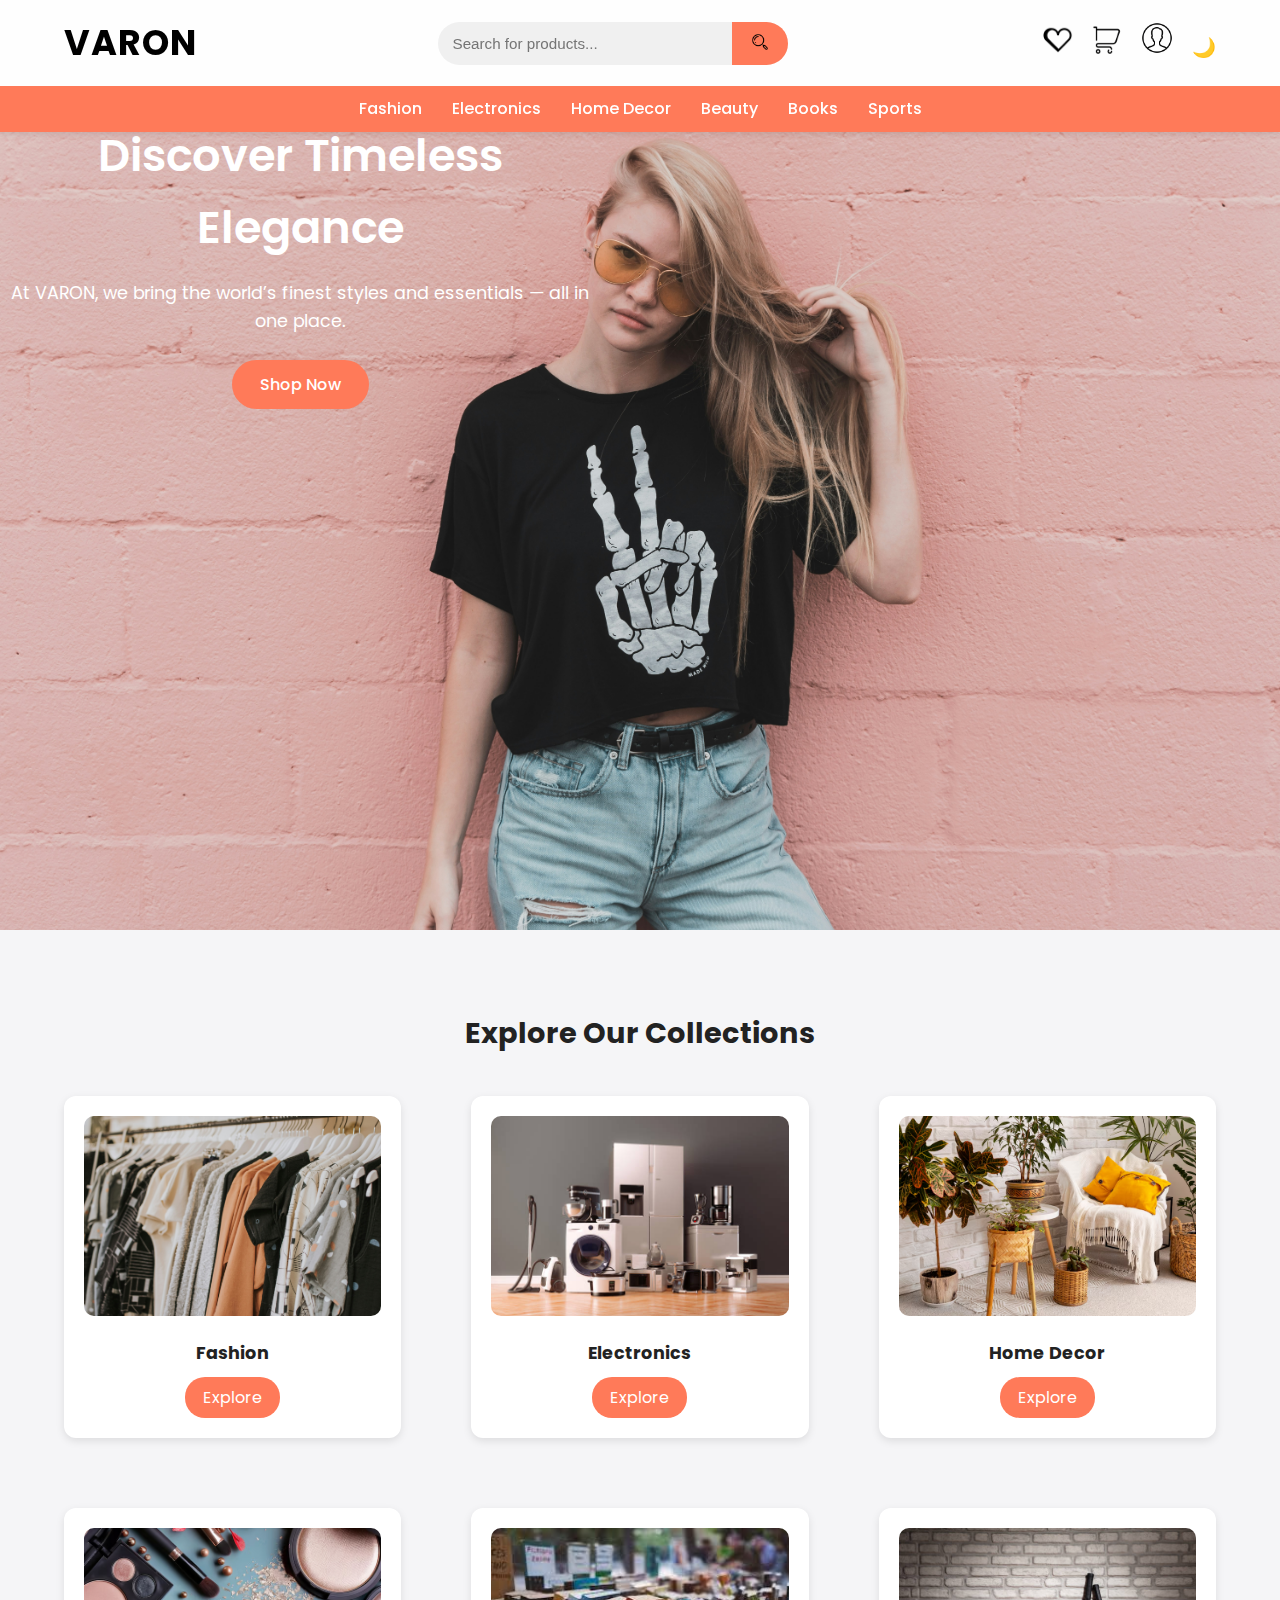
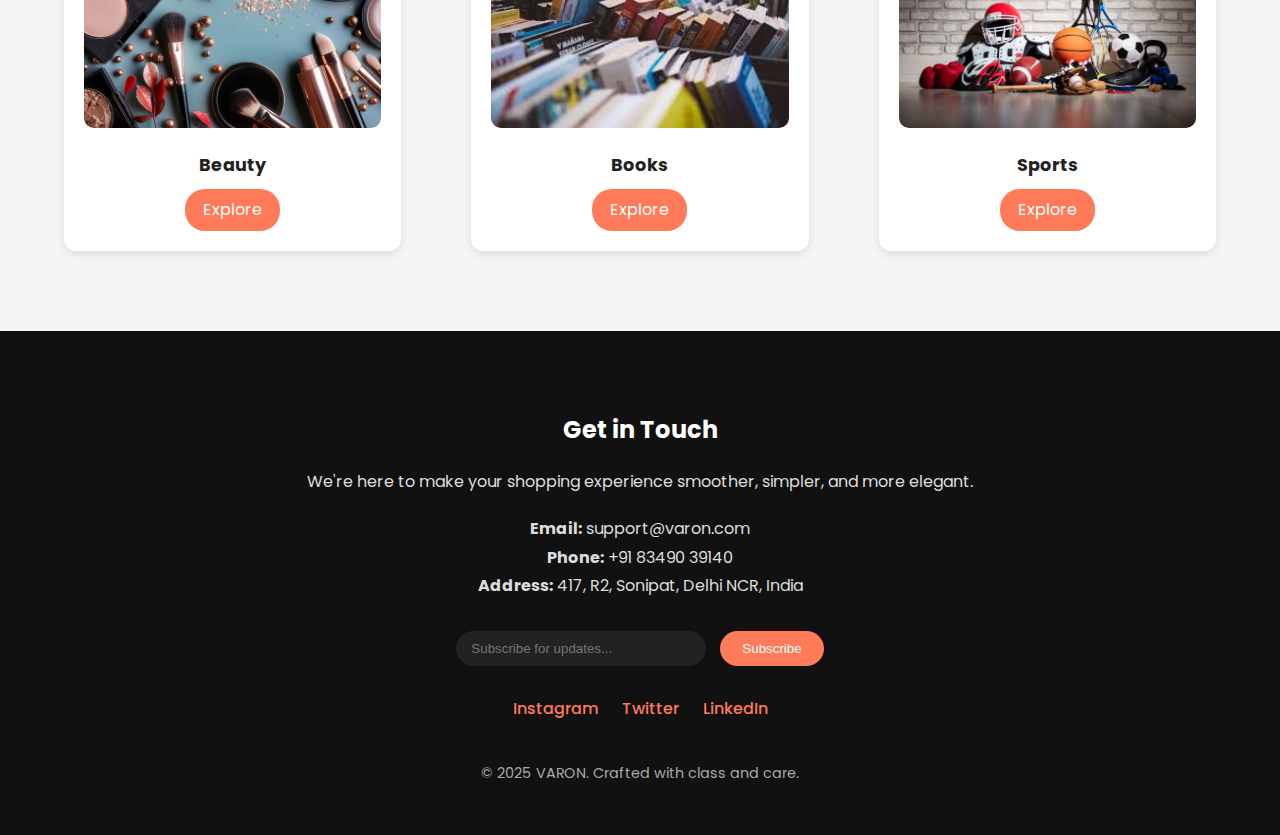
<file: index.html>
<!DOCTYPE html>
<html lang="en">

<head>
  <meta charset="UTF-8" />
  <meta name="viewport" content="width=device-width, initial-scale=1.0" />
  <title>VARON | Everything You Need</title>
  <link rel="stylesheet" href="style.css" />
  <link href="https://fonts.googleapis.com/css2?family=Poppins:wght@300;400;600&display=swap" rel="stylesheet" />
</head>

<body>
  <!-- HEADER -->
  <header class="main-header">
    <div class="container header-content">
      <div class="logo">
        <a href="./index.html">VARON</a>
      </div>

      <form class="search-bar">
        <input type="text" placeholder="Search for products..." />
        <button type="submit"><img src="./assets/images/icons/search.png" width="20px" height="20px"></button>
      </form>

      <div class="header-icons">
        <a href="wishlist.html"><img src="./assets/images/icons/heart.png" alt="cart" width="30px" height="30px"></a>
        <a href="cart.html"><img src="./assets/images/icons/cart.png" alt="cart" width="30px" height="30px"></a>
        <a href="profile.html"><img src="./assets/images/icons/profile.png" alt="cart" width="32px" height="32px"></a>
        <button id="dark-mode-toggle"
          style="background:none; border:none; cursor:pointer; margin-left:15px; font-size: 1.2rem;">🌙</button>
      </div>
    </div>

    <nav class="sub-header">
      <a href="fashion.html">Fashion</a>
      <a href="electronics.html">Electronics</a>
      <a href="decor.html">Home Decor</a>
      <a href="beauty.html">Beauty</a>
      <a href="books.html">Books</a>
      <a href="sports.html">Sports</a>
    </nav>
  </header>

  <!-- HERO SECTION -->
  <section class="hero">
    <div class="hero-text">
      <h1>Discover Timeless Elegance</h1>
      <p>At VARON, we bring the world’s finest styles and essentials — all in one place.</p>
      <a href="./index.html" class="cta">Shop Now</a>
    </div>
  </section>

  <!-- CATEGORY SHOWCASE -->
  <section class="categories container">
    <h2>Explore Our Collections</h2>
    <div class="category-grid">
      <div class="category-card">
        <img src="./assets/images/fashion.jpg" alt="">
        <h3>Fashion</h3>
        <a href="fashion.html">Explore</a>
      </div>
      <div class="category-card">
        <img src="./assets/images/electronics.jpg" alt="">
        <h3>Electronics</h3>
        <a href="electronics.html">Explore</a>
      </div>
      <div class="category-card">
        <img src="./assets/images/home.jpg" alt="">
        <h3>Home Decor</h3>
        <a href="decor.html">Explore</a>
      </div>
      <div class="category-card">
        <img src="./assets/images/beauty.jpg" alt="">
        <h3>Beauty</h3>
        <a href="beauty.html">Explore</a>
      </div>
      <div class="category-card">
        <img src="./assets/images/books.jpg" alt="">
        <h3>Books</h3>
        <a href="books.html">Explore</a>
      </div>
      <div class="category-card">
        <img src="./assets/images/sports.jpg" alt="">
        <h3>Sports</h3>
        <a href="sports.html">Explore</a>
      </div>
    </div>
  </section>

  <!-- CONTACT US -->
  <footer class="contact">
    <div class="container contact-content">
      <h2>Get in Touch</h2>
      <p>We're here to make your shopping experience smoother, simpler, and more elegant.</p>

      <div class="contact-info">
        <p><strong>Email:</strong> support@varon.com</p>
        <p><strong>Phone:</strong> +91 83490 39140</p>
        <p><strong>Address:</strong> 417, R2, Sonipat, Delhi NCR, India</p>
      </div>

      <div class="newsletter">
        <input type="email" placeholder="Subscribe for updates..." />
        <button id="subs-btn">Subscribe</button>
      </div>

      <div class="socials">
        <a href="#">Instagram</a>
        <a href="#">Twitter</a>
        <a href="#">LinkedIn</a>
      </div>

      <p class="footer-note">© 2025 VARON. Crafted with class and care.</p>
    </div>
  </footer>
  <script src="script.js"></script>
</body>

</html>
</file>
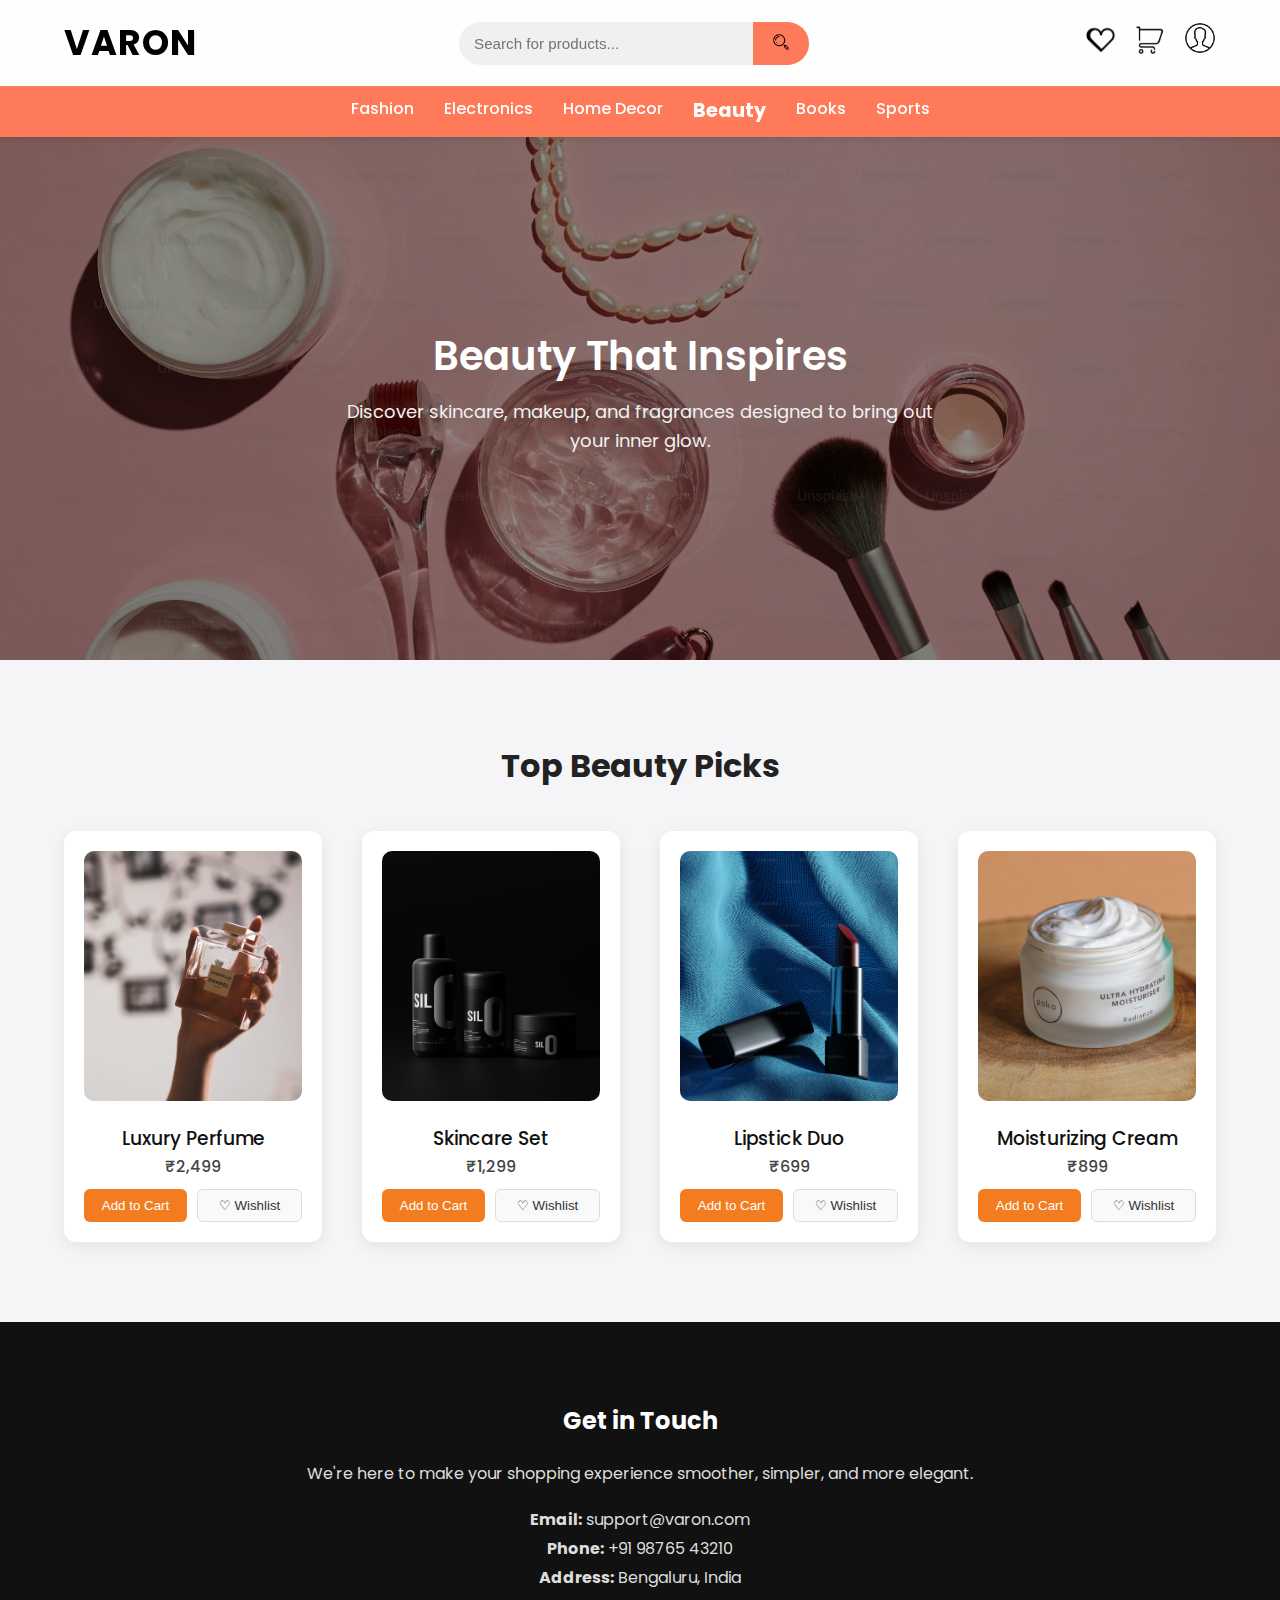
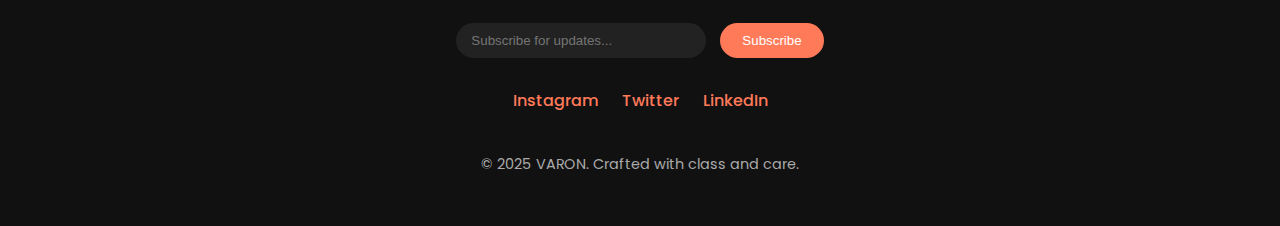
<file: beauty.html>
<!DOCTYPE html>
<html lang="en">

<head>
  <meta charset="UTF-8">
  <meta name="viewport" content="width=device-width, initial-scale=1.0">
  <title>Beauty | VARON</title>
  <link rel="stylesheet" href="style.css">
  <link href="https://fonts.googleapis.com/css2?family=Poppins:wght@300;400;600&display=swap" rel="stylesheet">
</head>

<body>

  <header class="main-header">
    <div class="container header-content">
      <div class="logo">
        <a href="./index.html">VARON</a>
      </div>
      <form class="search-bar">
        <input type="text" placeholder="Search for products...">
        <button type="submit"><img src="./assets/images/icons/search.png" width="20px" height="20px"></button>
      </form>
      <div class="header-icons">
        <a href="wishlist.html"><img src="./assets/images/icons/heart.png" alt="cart" width="30px" height="30px"></a>
        <a href="cart.html"><img src="./assets/images/icons/cart.png" alt="cart" width="30px" height="30px"></a>
        <a href="profile.html"><img src="./assets/images/icons/profile.png" alt="cart" width="32px" height="32px"></a>
      </div>
    </div>

    <nav class="sub-header">
      <a href="fashion.html">Fashion</a>
      <a href="electronics.html">Electronics</a>
      <a href="decor.html">Home Decor</a>
      <a href="beauty.html" class="active">Beauty</a>
      <a href="books.html">Books</a>
      <a href="sports.html">Sports</a>
    </nav>
  </header>

  <section class="category-hero" style="background-image: url('./assets/images/beauty_banner.jpg');">
    <div class="category-hero-text">
      <h1>Beauty That Inspires</h1>
      <p>Discover skincare, makeup, and fragrances designed to bring out your inner glow.</p>
    </div>
  </section>

  <section class="product-section container">
    <h2>Top Beauty Picks</h2>
    <div class="product-grid">
      <div class="product-card">
        <img src="./assets/images/beauty_product1.jpg" alt="product1">
        <h3>Luxury Perfume</h3>
        <p>₹2,499</p>
        <div class="product-actions"><button class="btn-cart">Add to Cart</button><button class="btn-wish">♡
            Wishlist</button></div>
      </div>
      <div class="product-card">
        <img src="./assets/images/beauty_product2.jpg" alt="">
        <h3>Skincare Set</h3>
        <p>₹1,299</p>
        <div class="product-actions"><button class="btn-cart">Add to Cart</button><button class="btn-wish">♡
            Wishlist</button></div>
      </div>
      <div class="product-card">
        <img src="./assets/images/beauty_product3.jpg" alt="">
        <h3>Lipstick Duo</h3>
        <p>₹699</p>
        <div class="product-actions"><button class="btn-cart">Add to Cart</button><button class="btn-wish">♡
            Wishlist</button></div>
      </div>
      <div class="product-card">
        <img src="./assets/images/beauty_product4.jpg" alt="">
        <h3>Moisturizing Cream</h3>
        <p>₹899</p>
        <div class="product-actions"><button class="btn-cart">Add to Cart</button><button class="btn-wish">♡
            Wishlist</button></div>
      </div>
    </div>
  </section>

  <footer class="contact">
    <div class="container contact-content">
      <h2>Get in Touch</h2>
      <p>We're here to make your shopping experience smoother, simpler, and more elegant.</p>
      <div class="contact-info">
        <p><strong>Email:</strong> support@varon.com</p>
        <p><strong>Phone:</strong> +91 98765 43210</p>
        <p><strong>Address:</strong> Bengaluru, India</p>
      </div>
      <div class="newsletter">
        <input type="email" placeholder="Subscribe for updates...">
        <button id="subs-btn">Subscribe</button>
      </div>
      <div class="socials">
        <a href="#">Instagram</a>
        <a href="#">Twitter</a>
        <a href="#">LinkedIn</a>
      </div>
      <p class="footer-note">© 2025 VARON. Crafted with class and care.</p>
    </div>
  </footer>

  <script src="script.js"></script>
</body>

</html>
</file>
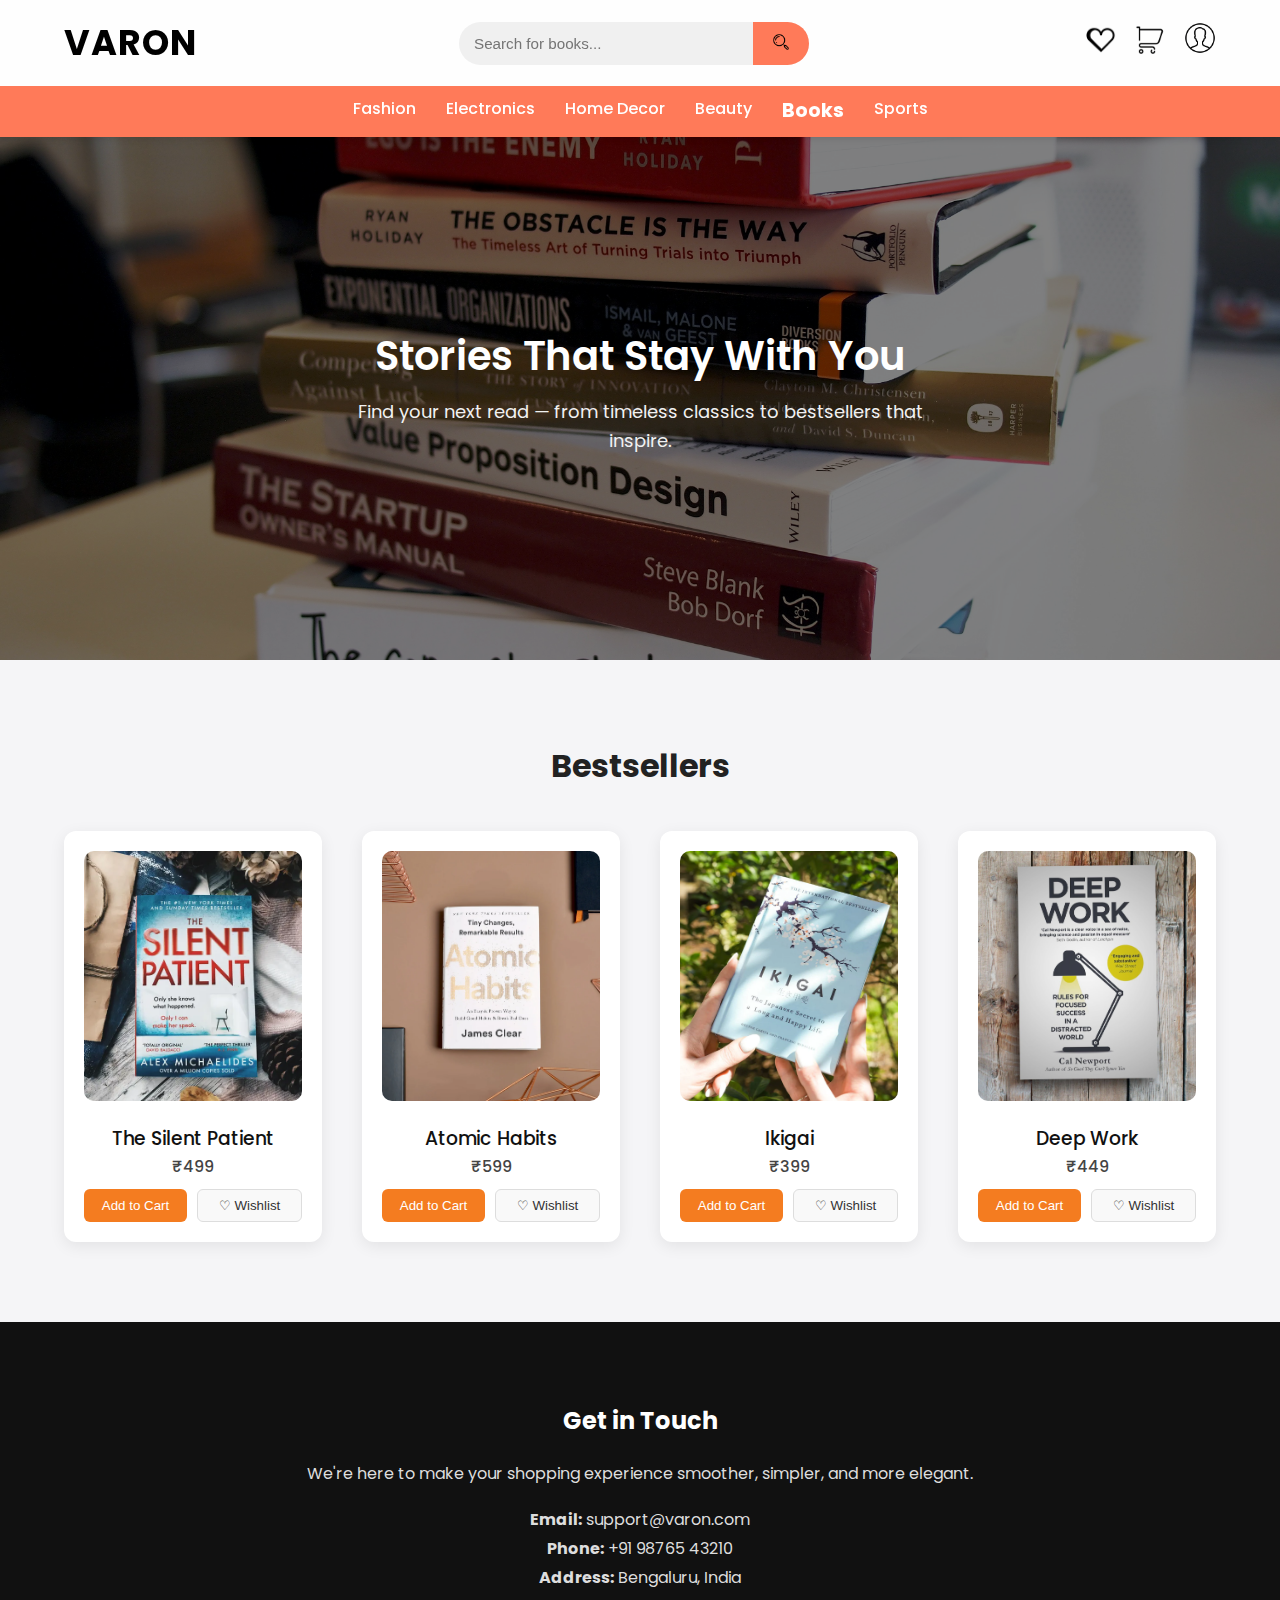
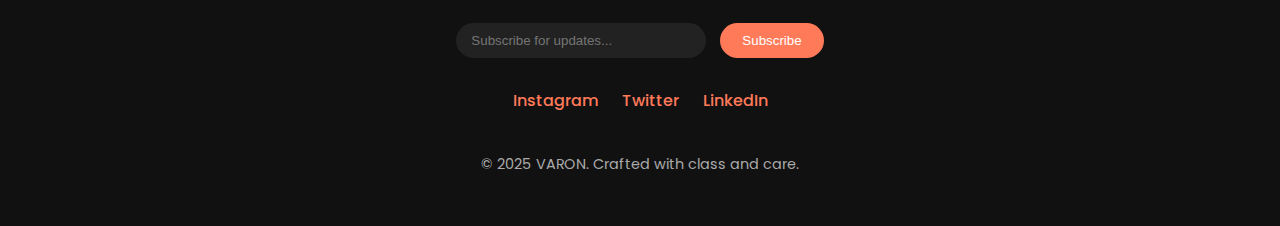
<file: books.html>
<!DOCTYPE html>
<html lang="en">

<head>
  <meta charset="UTF-8">
  <meta name="viewport" content="width=device-width, initial-scale=1.0">
  <title>Books | VARON</title>
  <link rel="stylesheet" href="style.css">
  <link href="https://fonts.googleapis.com/css2?family=Poppins:wght@300;400;600&display=swap" rel="stylesheet">
</head>

<body>

  <header class="main-header">
    <div class="container header-content">
      <div class="logo">
        <a href="./index.html">VARON</a>
      </div>
      <form class="search-bar">
        <input type="text" placeholder="Search for books...">
        <button type="submit"><img src="./assets/images/icons/search.png" width="20px" height="20px"></button>
      </form>
      <div class="header-icons">
        <a href="wishlist.html"><img src="./assets/images/icons/heart.png" alt="cart" width="30px" height="30px"></a>
        <a href="cart.html"><img src="./assets/images/icons/cart.png" alt="cart" width="30px" height="30px"></a>
        <a href="profile.html"><img src="./assets/images/icons/profile.png" alt="cart" width="32px" height="32px"></a>
      </div>
    </div>

    <nav class="sub-header">
      <a href="fashion.html">Fashion</a>
      <a href="electronics.html">Electronics</a>
      <a href="decor.html">Home Decor</a>
      <a href="beauty.html">Beauty</a>
      <a href="books.html" class="active">Books</a>
      <a href="sports.html">Sports</a>
    </nav>
  </header>

  <section class="category-hero" style="background-image: url('./assets/images/books_banner.jpg');">
    <div class="category-hero-text">
      <h1>Stories That Stay With You</h1>
      <p>Find your next read — from timeless classics to bestsellers that inspire.</p>
    </div>
  </section>

  <section class="product-section container">
    <h2>Bestsellers</h2>
    <div class="product-grid">
      <div class="product-card">
        <img src="./assets/images/books_product1.jpg" alt="">
        <h3>The Silent Patient</h3>
        <p>₹499</p>
        <div class="product-actions"><button class="btn-cart">Add to Cart</button><button class="btn-wish">♡
            Wishlist</button></div>
      </div>
      <div class="product-card">
        <img src="./assets/images/books_product2.jpg" alt="">
        <h3>Atomic Habits</h3>
        <p>₹599</p>
        <div class="product-actions"><button class="btn-cart">Add to Cart</button><button class="btn-wish">♡
            Wishlist</button></div>
      </div>
      <div class="product-card">
        <img src="./assets/images/books_product3.jpg" alt="">
        <h3>Ikigai</h3>
        <p>₹399</p>
        <div class="product-actions"><button class="btn-cart">Add to Cart</button><button class="btn-wish">♡
            Wishlist</button></div>
      </div>
      <div class="product-card">
        <img src="./assets/images/books_product4.jpg" alt="">
        <h3>Deep Work</h3>
        <p>₹449</p>
        <div class="product-actions"><button class="btn-cart">Add to Cart</button><button class="btn-wish">♡
            Wishlist</button></div>
      </div>
    </div>
  </section>

  <footer class="contact">
    <div class="container contact-content">
      <h2>Get in Touch</h2>
      <p>We're here to make your shopping experience smoother, simpler, and more elegant.</p>
      <div class="contact-info">
        <p><strong>Email:</strong> support@varon.com</p>
        <p><strong>Phone:</strong> +91 98765 43210</p>
        <p><strong>Address:</strong> Bengaluru, India</p>
      </div>
      <div class="newsletter">
        <input type="email" placeholder="Subscribe for updates...">
        <button id="subs-btn">Subscribe</button>
      </div>
      <div class="socials">
        <a href="#">Instagram</a>
        <a href="#">Twitter</a>
        <a href="#">LinkedIn</a>
      </div>
      <p class="footer-note">© 2025 VARON. Crafted with class and care.</p>
    </div>
  </footer>

  <script src="script.js"></script>
</body>

</html>
</file>
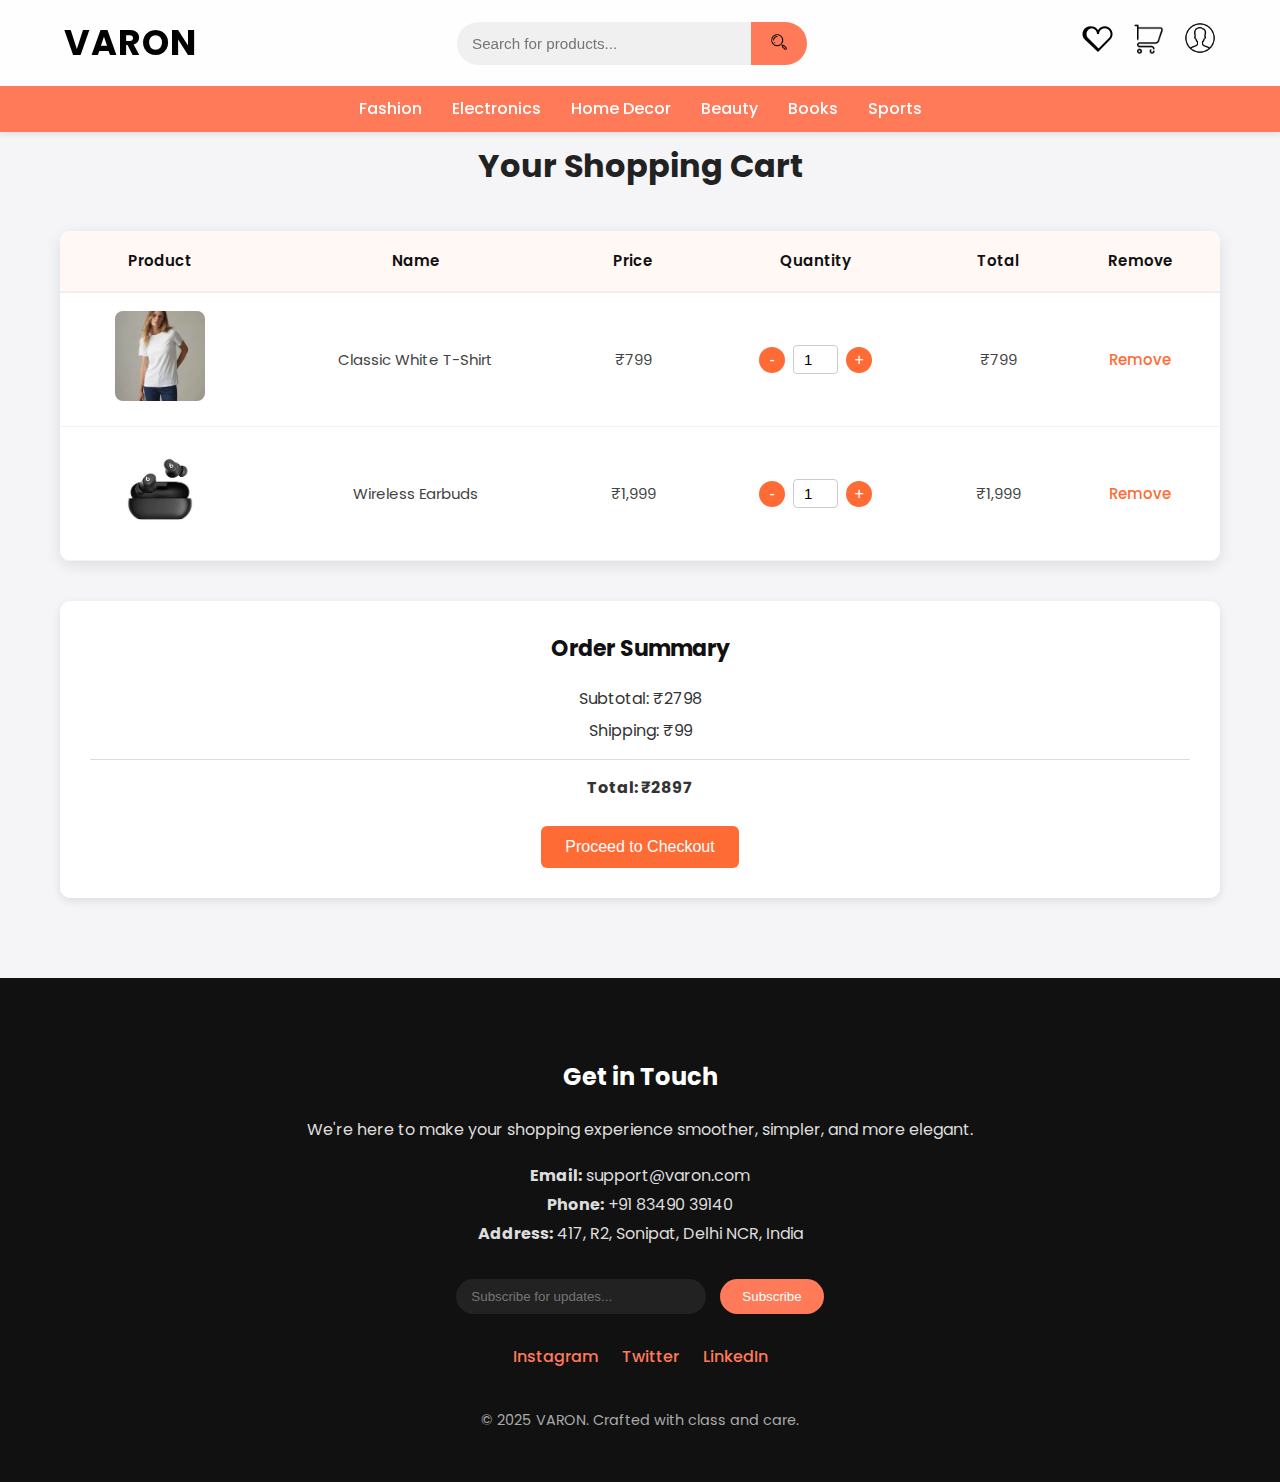
<file: cart.html>
<!DOCTYPE html>
<html lang="en">

<head>
  <meta charset="UTF-8" />
  <meta name="viewport" content="width=device-width, initial-scale=1.0" />
  <title>Your Cart | VARON</title>
  <link rel="stylesheet" href="style.css" />
  <link href="https://fonts.googleapis.com/css2?family=Poppins:wght@300;400;600&display=swap" rel="stylesheet" />
</head>

<body>

  <!-- HEADER (same as index page) -->
  <header class="main-header">
    <div class="container header-content">
      <div class="logo">
        <a href="./index.html">VARON</a>
      </div>

      <form class="search-bar">
        <input type="text" placeholder="Search for products..." />
        <button type="submit"><img src="./assets/images/icons/search.png" width="20px" height="20px"></button>
      </form>

      <div class="header-icons">
        <a href="wishlist.html"><img src="./assets/images/icons/heart.png" alt="wishlist" width="32px"
            height="32px"></a>
        <a href="cart.html"><img src="./assets/images/icons/cart.png" alt="cart" width="32px" height="32px"></a>
        <a href="profile.html"><img src="./assets/images/icons/profile.png" alt="profile" width="32px"
            height="32px"></a>
      </div>
    </div>

    <nav class="sub-header">
      <a href="fashion.html">Fashion</a>
      <a href="electronics.html">Electronics</a>
      <a href="decor.html">Home Decor</a>
      <a href="beauty.html">Beauty</a>
      <a href="books.html">Books</a>
      <a href="sports.html">Sports</a>
    </nav>
  </header>

  <!-- CART SECTION -->
  <section class="cart">
    <h2>Your Shopping Cart</h2>
    <table class="cart-table">
      <thead>
        <tr>
          <th>Product</th>
          <th>Name</th>
          <th>Price</th>
          <th>Quantity</th>
          <th>Total</th>
          <th>Remove</th>
        </tr>
      </thead>
      <tbody>
        <tr>
          <td><img src="./assets/images/cart_product1.jpg" alt="Product 1" /></td>
          <td>Classic White T-Shirt</td>
          <td>₹799</td>
          <td>
            <div class="cart-qty">
              <button id="p1-minus">-</button>
              <input id="p1-qty" type="number" value="1" min="1" />
              <button id="p1-plus">+</button>
            </div>
          </td>
          <td id="p1-total">₹799</td>
          <td><span class="remove-item">Remove</span></td>
        </tr>

        <tr>
          <td><img src="./assets/images/cart_product2.jpg" alt="Product 2" /></td>
          <td>Wireless Earbuds</td>
          <td>₹1,999</td>
          <td>
            <div class="cart-qty">
              <button id="p2-minus">-</button>
              <input id="p2-qty" type="number" value="1" min="1" />
              <button id="p2-plus">+</button>
            </div>
          </td>
          <td id="p2-total">₹1,999</td>
          <td><span class="remove-item">Remove</span></td>
        </tr>
      </tbody>
    </table>

    <div class="cart-total">
      <h3>Order Summary</h3>
      <p>Subtotal: <span id="subtotal">₹2798</span></p>
      <p>Shipping: ₹99</p>
      <hr style="margin: 15px 0; border: 0; border-top: 1px solid #ddd;">
      <p><strong>Total: <span id="final-total">₹2897</span></strong></p>
      <button>Proceed to Checkout</button>
    </div>
  </section>

  <!-- FOOTER -->
  <footer class="contact">
    <div class="container contact-content">
      <h2>Get in Touch</h2>
      <p>We're here to make your shopping experience smoother, simpler, and more elegant.</p>

      <div class="contact-info">
        <p><strong>Email:</strong> support@varon.com</p>
        <p><strong>Phone:</strong> +91 83490 39140</p>
        <p><strong>Address:</strong> 417, R2, Sonipat, Delhi NCR, India</p>
      </div>

      <div class="newsletter">
        <input type="email" placeholder="Subscribe for updates..." />
        <button id="subs-btn">Subscribe</button>
      </div>

      <div class="socials">
        <a href="#">Instagram</a>
        <a href="#">Twitter</a>
        <a href="#">LinkedIn</a>
      </div>

      <p class="footer-note">© 2025 VARON. Crafted with class and care.</p>
    </div>
  </footer>
  <script src="script.js"></script>
</body>

</html>
</file>
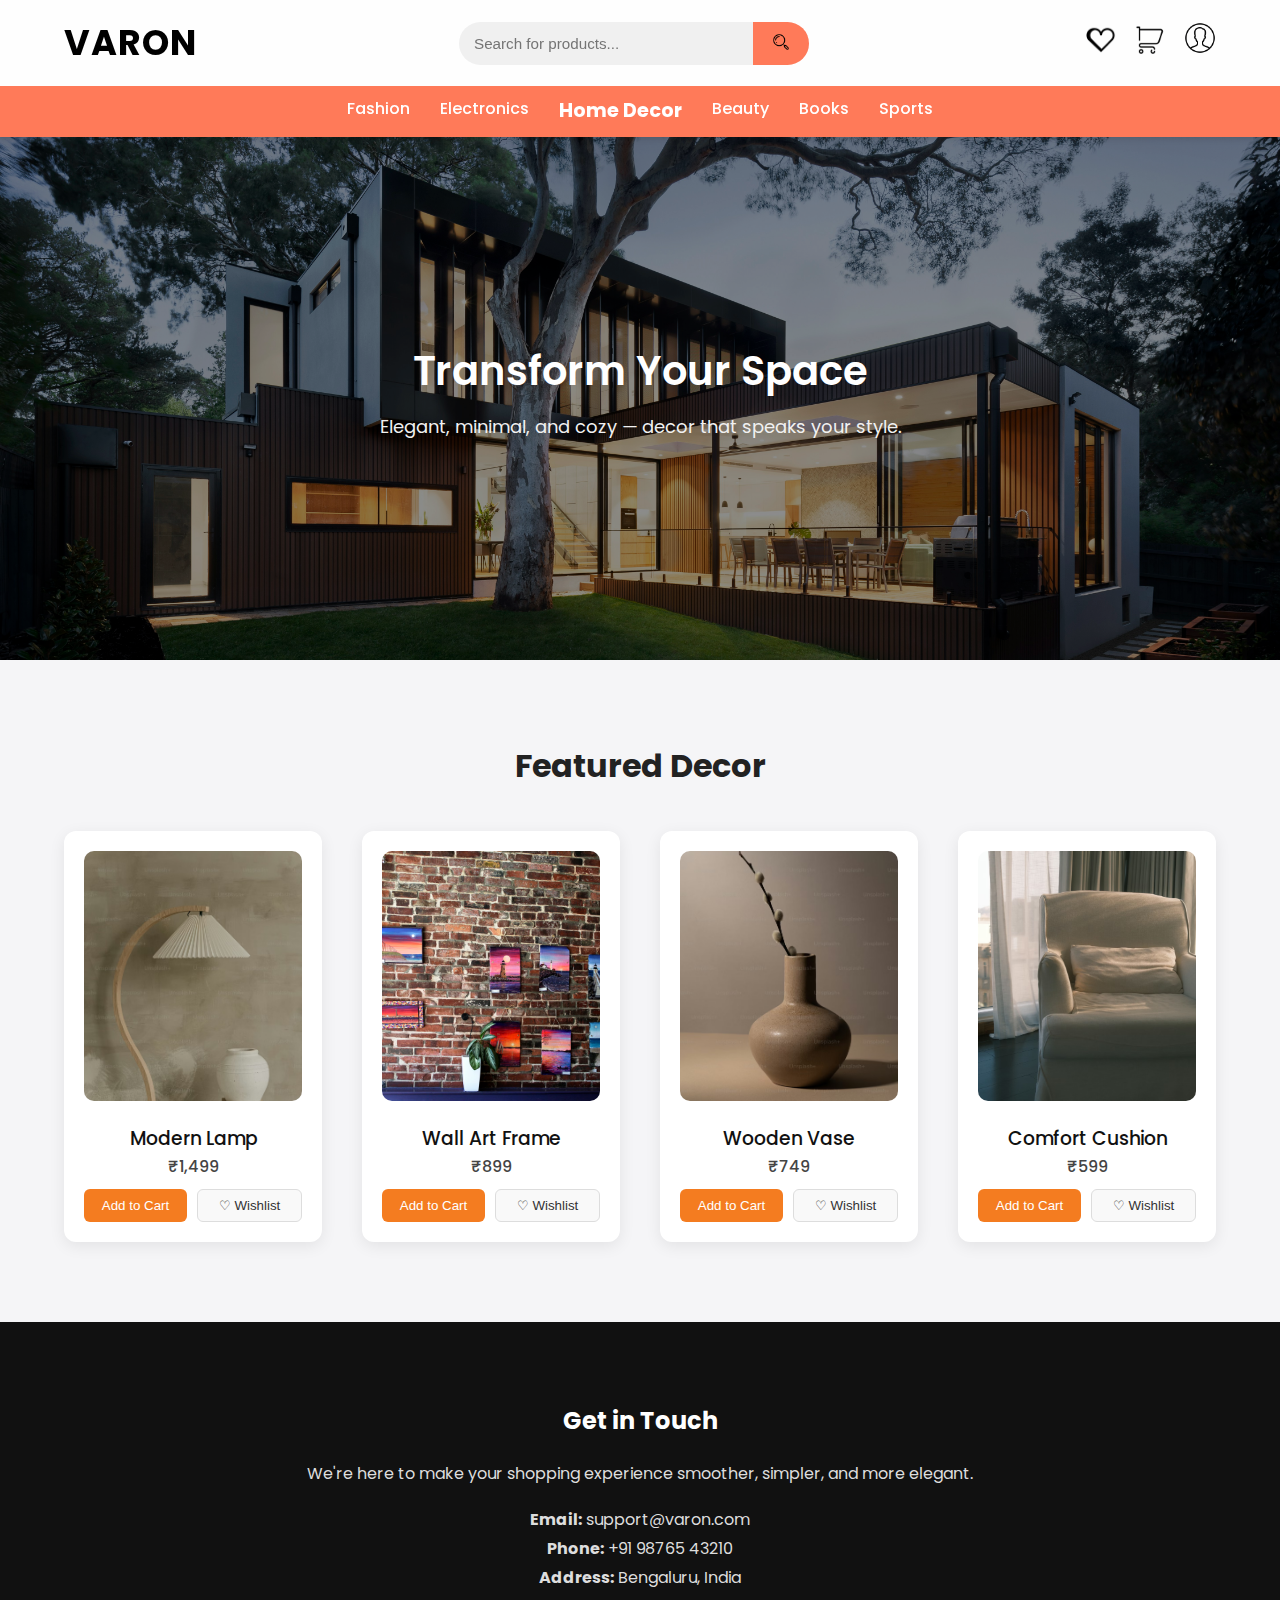
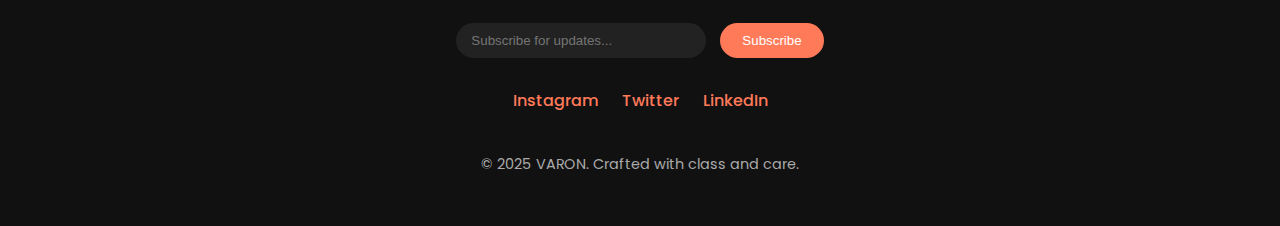
<file: decor.html>
<!DOCTYPE html>
<html lang="en">

<head>
  <meta charset="UTF-8" />
  <meta name="viewport" content="width=device-width, initial-scale=1.0" />
  <title>Home Decor | VARON</title>
  <link rel="stylesheet" href="style.css" />
  <link href="https://fonts.googleapis.com/css2?family=Poppins:wght@300;400;600&display=swap" rel="stylesheet" />
</head>

<body>

  <header class="main-header">
    <div class="container header-content">
      <div class="logo">
        <a href="./index.html">VARON</a>
      </div>
      <form class="search-bar">
        <input type="text" placeholder="Search for products..." />
        <button type="submit"><img src="./assets/images/icons/search.png" width="20px" height="20px"></button>
      </form>
      <div class="header-icons">
        <a href="wishlist.html"><img src="./assets/images/icons/heart.png" alt="cart" width="30px" height="30px"></a>
        <a href="cart.html"><img src="./assets/images/icons/cart.png" alt="cart" width="30px" height="30px"></a>
        <a href="profile.html"><img src="./assets/images/icons/profile.png" alt="cart" width="32px" height="32px"></a>
      </div>
    </div>

    <nav class="sub-header">
      <a href="fashion.html">Fashion</a>
      <a href="electronics.html">Electronics</a>
      <a href="decor.html" class="active">Home Decor</a>
      <a href="beauty.html">Beauty</a>
      <a href="books.html">Books</a>
      <a href="sports.html">Sports</a>
    </nav>
  </header>

  <section class="category-hero" style="background-image: url('./assets/images/decor_banner.jpeg');">
    <div class="category-hero-text">
      <h1>Transform Your Space</h1>
      <p>Elegant, minimal, and cozy — decor that speaks your style.</p>
    </div>
  </section>

  <section class="product-section container">
    <h2>Featured Decor</h2>
    <div class="product-grid">
      <div class="product-card">
        <img src="./assets/images/decor_product1.jpg" alt="">
        <h3>Modern Lamp</h3>
        <p>₹1,499</p>
        <div class="product-actions"><button class="btn-cart">Add to Cart</button><button class="btn-wish">♡
            Wishlist</button></div>
      </div>
      <div class="product-card">
        <img src="./assets/images/decor_product2.jpg" alt="">
        <h3>Wall Art Frame</h3>
        <p>₹899</p>
        <div class="product-actions"><button class="btn-cart">Add to Cart</button><button class="btn-wish">♡
            Wishlist</button></div>
      </div>
      <div class="product-card">
        <img src="./assets/images/decor_product3.jpg" alt="">
        <h3>Wooden Vase</h3>
        <p>₹749</p>
        <div class="product-actions"><button class="btn-cart">Add to Cart</button><button class="btn-wish">♡
            Wishlist</button></div>
      </div>
      <div class="product-card">
        <img src="./assets/images/decor_product4.jpg" alt="">
        <h3>Comfort Cushion</h3>
        <p>₹599</p>
        <div class="product-actions"><button class="btn-cart">Add to Cart</button><button class="btn-wish">♡
            Wishlist</button></div>
      </div>
    </div>
  </section>

  <footer class="contact">
    <div class="container contact-content">
      <h2>Get in Touch</h2>
      <p>We're here to make your shopping experience smoother, simpler, and more elegant.</p>
      <div class="contact-info">
        <p><strong>Email:</strong> support@varon.com</p>
        <p><strong>Phone:</strong> +91 98765 43210</p>
        <p><strong>Address:</strong> Bengaluru, India</p>
      </div>
      <div class="newsletter">
        <input type="email" placeholder="Subscribe for updates..." />
        <button id="subs-btn">Subscribe</button>
      </div>
      <div class="socials">
        <a href="#">Instagram</a>
        <a href="#">Twitter</a>
        <a href="#">LinkedIn</a>
      </div>
      <p class="footer-note">© 2025 VARON. Crafted with class and care.</p>
    </div>
  </footer>

  <script src="script.js"></script>
</body>

</html>
</file>
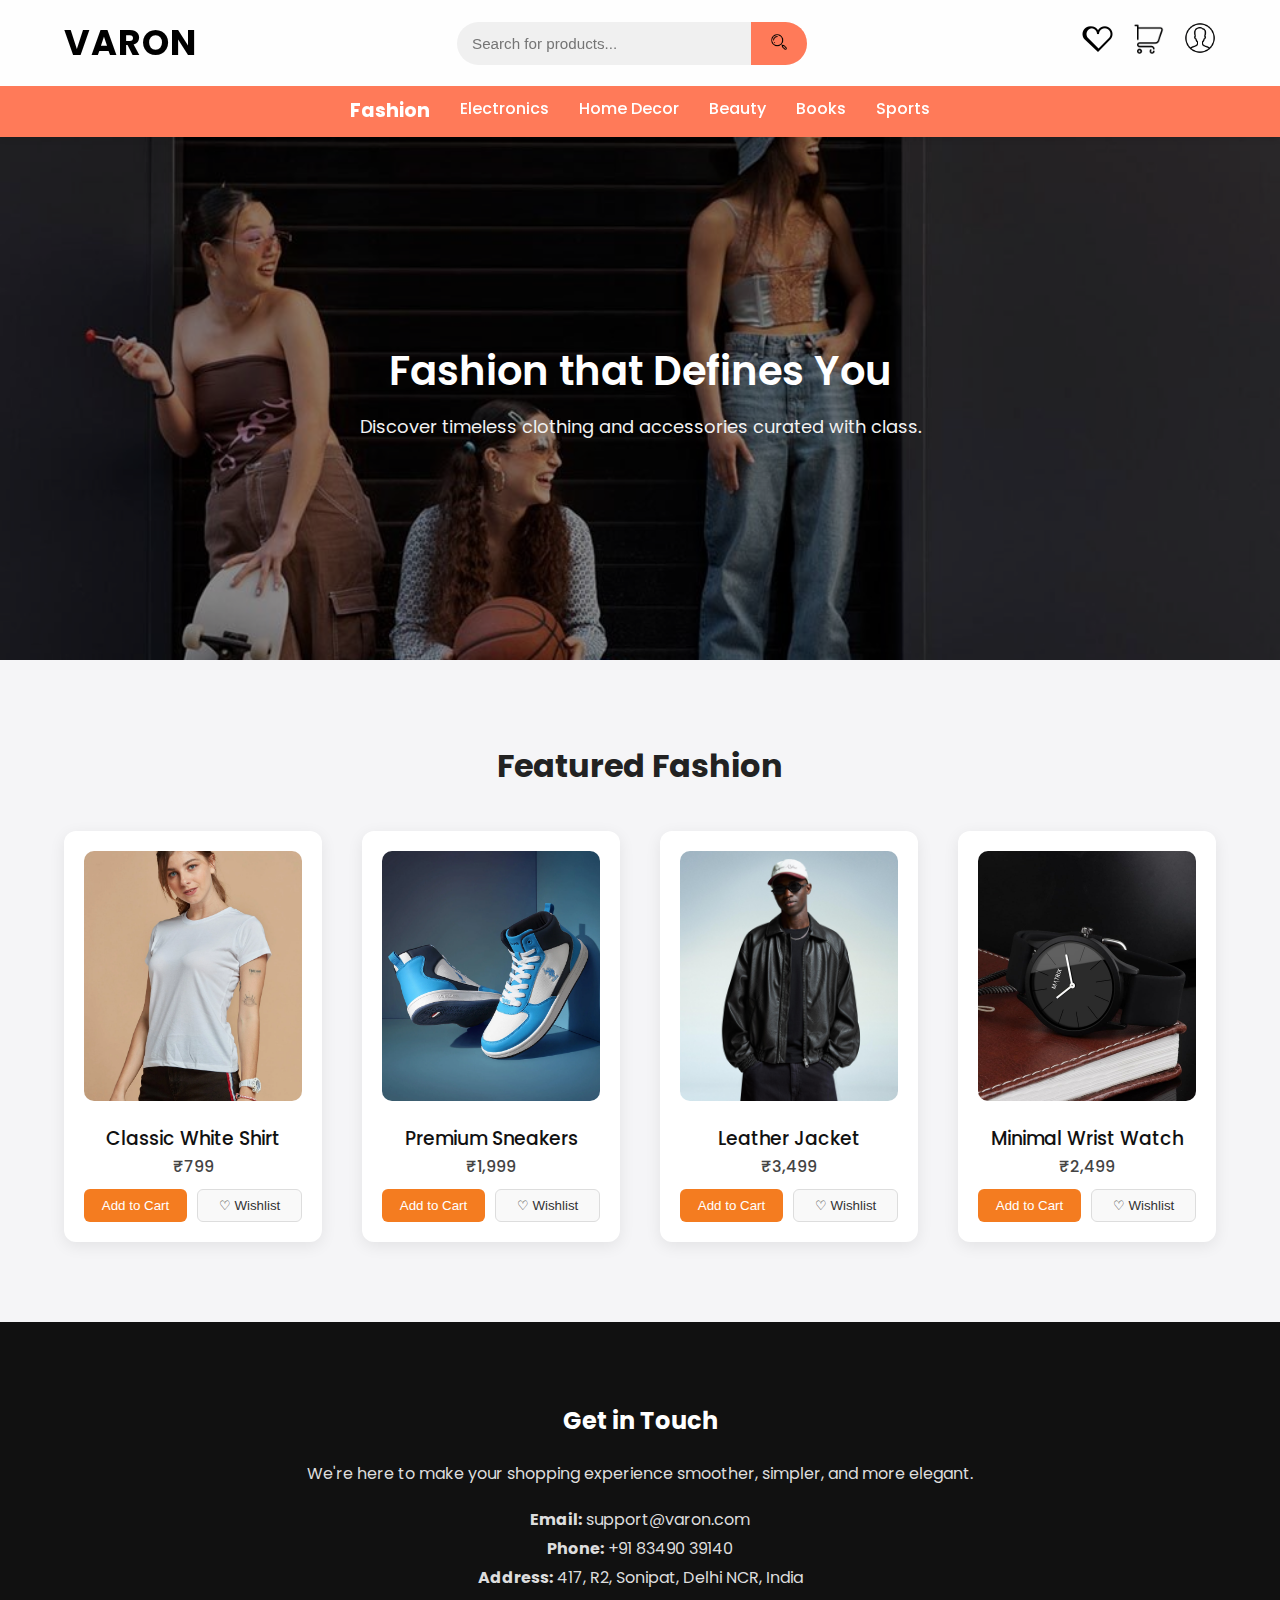
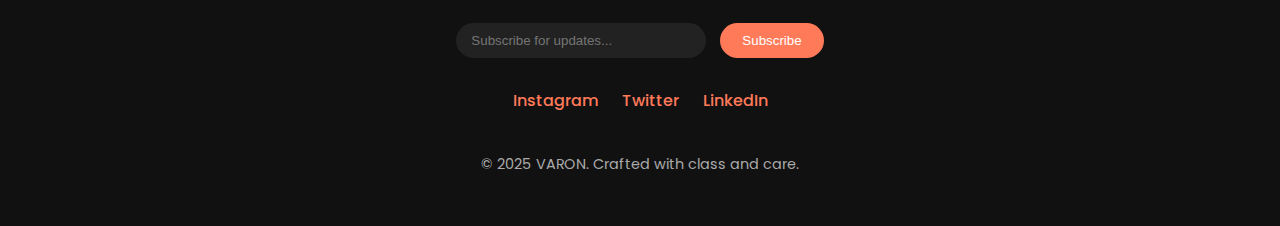
<file: fashion.html>
<!DOCTYPE html>
<html lang="en">

<head>
  <meta charset="UTF-8" />
  <meta name="viewport" content="width=device-width, initial-scale=1.0" />
  <title>Fashion | VARON</title>
  <link rel="stylesheet" href="style.css" />
  <link href="https://fonts.googleapis.com/css2?family=Poppins:wght@300;400;600&display=swap" rel="stylesheet" />
</head>

<body>

  <!-- HEADER -->
  <header class="main-header">
    <div class="container header-content">
      <div class="logo">
        <a href="./index.html">VARON</a>
      </div>

      <form class="search-bar">
        <input type="text" placeholder="Search for products..." />
        <button type="submit"><img src="./assets/images/icons/search.png" width="20px" height="20px"></button>
      </form>

      <div class="header-icons">
        <a href="wishlist.html"><img src="./assets/images/icons/heart.png" alt="wishlist" width="32px"
            height="32px"></a>
        <a href="cart.html"><img src="./assets/images/icons/cart.png" alt="cart" width="32px" height="32px"></a>
        <a href="profile.html"><img src="./assets/images/icons/profile.png" alt="profile" width="32px"
            height="32px"></a>
      </div>
    </div>

    <nav class="sub-header">
      <a href="fashion.html" class="active">Fashion</a>
      <a href="electronics.html">Electronics</a>
      <a href="decor.html">Home Decor</a>
      <a href="beauty.html">Beauty</a>
      <a href="books.html">Books</a>
      <a href="sports.html">Sports</a>
    </nav>
  </header>

  <!-- CATEGORY HERO -->
  <section class="category-hero" style="background-image: url('./assets/images/faishon_banner.jpg');">
    <div class="category-hero-text">
      <h1>Fashion that Defines You</h1>
      <p>Discover timeless clothing and accessories curated with class.</p>
    </div>
  </section>

  <!-- PRODUCT GRID -->
  <section class="product-section container">
    <h2>Featured Fashion</h2>
    <div class="product-grid">
      <div class="product-card">
        <img src="./assets/images/faishon_product.jpg" alt="Shirt">
        <h3>Classic White Shirt</h3>
        <p>₹799</p>
        <div class="product-actions">
          <button class="btn-cart">Add to Cart</button>
          <button class="btn-wish">♡ Wishlist</button>
        </div>
      </div>
      <div class="product-card">
        <img src="./assets/images/faishon_product2.jpg" alt="Sneakers">
        <h3>Premium Sneakers</h3>
        <p>₹1,999</p>
        <div class="product-actions">
          <button class="btn-cart">Add to Cart</button>
          <button class="btn-wish">♡ Wishlist</button>
        </div>
      </div>
      <div class="product-card">
        <img src="./assets/images/faishon_product3.jpg" alt="Jacket">
        <h3>Leather Jacket</h3>
        <p>₹3,499</p>
        <div class="product-actions">
          <button class="btn-cart">Add to Cart</button>
          <button class="btn-wish">♡ Wishlist</button>
        </div>
      </div>
      <div class="product-card">
        <img src="./assets/images/faishon_product4.jpg" alt="Watch">
        <h3>Minimal Wrist Watch</h3>
        <p>₹2,499</p>
        <div class="product-actions">
          <button class="btn-cart">Add to Cart</button>
          <button class="btn-wish">♡ Wishlist</button>
        </div>
      </div>
    </div>
  </section>

  <!-- FOOTER -->
  <footer class="contact">
    <div class="container contact-content">
      <h2>Get in Touch</h2>
      <p>We're here to make your shopping experience smoother, simpler, and more elegant.</p>

      <div class="contact-info">
        <p><strong>Email:</strong> support@varon.com</p>
        <p><strong>Phone:</strong> +91 83490 39140</p>
        <p><strong>Address:</strong> 417, R2, Sonipat, Delhi NCR, India</p>
      </div>

      <div class="newsletter">
        <input type="email" placeholder="Subscribe for updates..." />
        <button id="subs-btn">Subscribe</button>
      </div>

      <div class="socials">
        <a href="#">Instagram</a>
        <a href="#">Twitter</a>
        <a href="#">LinkedIn</a>
      </div>

      <p class="footer-note">© 2025 VARON. Crafted with class and care.</p>
    </div>
  </footer>

  <script src="script.js"></script>
</body>

</html>
</file>
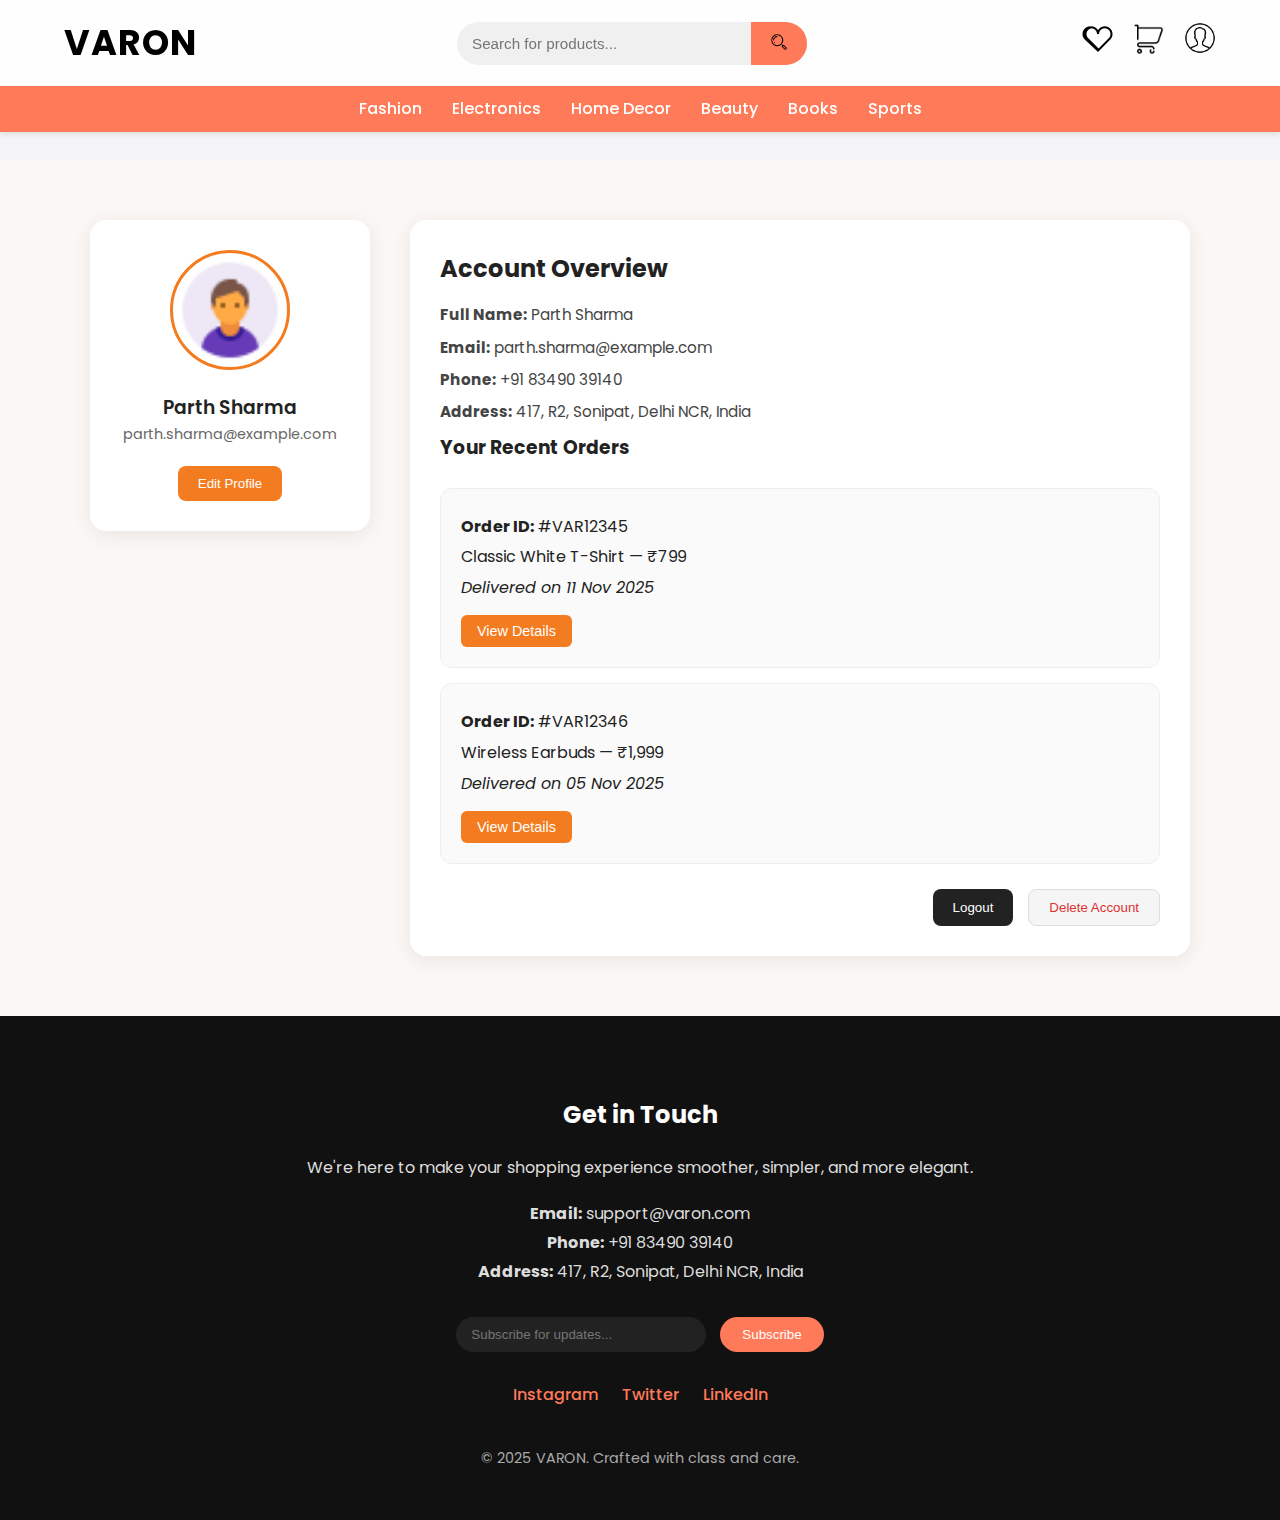
<file: profile.html>
<!DOCTYPE html>
<html lang="en">

<head>
  <meta charset="UTF-8" />
  <meta name="viewport" content="width=device-width, initial-scale=1.0" />
  <title>Your Profile | VARON</title>
  <link rel="stylesheet" href="style.css" />
  <link href="https://fonts.googleapis.com/css2?family=Poppins:wght@300;400;600&display=swap" rel="stylesheet" />
</head>

<body>

  <!-- HEADER (same as index) -->
  <header class="main-header">
    <div class="container header-content">
      <div class="logo">
        <a href="./index.html">VARON</a>
      </div>

      <form class="search-bar">
        <input type="text" placeholder="Search for products..." />
        <button type="submit"><img src="./assets/images/icons/search.png" width="20px" height="20px"></button>
      </form>

      <div class="header-icons">
        <a href="wishlist.html"><img src="./assets/images/icons/heart.png" alt="wishlist" width="32px"
            height="32px"></a>
        <a href="cart.html"><img src="./assets/images/icons/cart.png" alt="cart" width="32px" height="32px"></a>
        <a href="profile.html"><img src="./assets/images/icons/profile.png" alt="profile" width="32px"
            height="32px"></a>
      </div>
    </div>

    <nav class="sub-header">
      <a href="fashion.html">Fashion</a>
      <a href="electronics.html">Electronics</a>
      <a href="decor.html">Home Decor</a>
      <a href="beauty.html">Beauty</a>
      <a href="books.html">Books</a>
      <a href="sports.html">Sports</a>
    </nav>
  </header>

  <!-- PROFILE SECTION -->
  <section class="profile">
    <div class="profile-container">

      <div class="profile-sidebar">
        <img src="./assets/images/profile_avatar.png" alt="User Avatar" class="profile-avatar">
        <h3>Parth Sharma</h3>
        <p>parth.sharma@example.com</p>
        <button>Edit Profile</button>
      </div>

      <div class="profile-details">
        <h2>Account Overview</h2>
        <div class="profile-info">
          <p><strong>Full Name:</strong> Parth Sharma</p>
          <p><strong>Email:</strong> parth.sharma@example.com</p>
          <p><strong>Phone:</strong> +91 83490 39140</p>
          <p><strong>Address:</strong> 417, R2, Sonipat, Delhi NCR, India</p>
        </div>

        <h3>Your Recent Orders</h3>
        <div class="order-history">
          <div class="order-card">
            <p><strong>Order ID:</strong> #VAR12345</p>
            <p>Classic White T-Shirt — ₹799</p>
            <p><em>Delivered on 11 Nov 2025</em></p>
            <button class="order-btn">View Details</button>
          </div>
          <div class="order-card">
            <p><strong>Order ID:</strong> #VAR12346</p>
            <p>Wireless Earbuds — ₹1,999</p>
            <p><em>Delivered on 05 Nov 2025</em></p>
            <button class="order-btn">View Details</button>
          </div>
        </div>

        <div class="account-actions">
          <button class="logout-btn">Logout</button>
          <button class="delete-btn">Delete Account</button>
        </div>
      </div>

    </div>
  </section>

  <!-- FOOTER -->
  <footer class="contact">
    <div class="container contact-content">
      <h2>Get in Touch</h2>
      <p>We're here to make your shopping experience smoother, simpler, and more elegant.</p>

      <div class="contact-info">
        <p><strong>Email:</strong> support@varon.com</p>
        <p><strong>Phone:</strong> +91 83490 39140</p>
        <p><strong>Address:</strong> 417, R2, Sonipat, Delhi NCR, India</p>
      </div>

      <div class="newsletter">
        <input type="email" placeholder="Subscribe for updates..." />
        <button id="subs-btn">Subscribe</button>
      </div>

      <div class="socials">
        <a href="#">Instagram</a>
        <a href="#">Twitter</a>
        <a href="#">LinkedIn</a>
      </div>

      <p class="footer-note">© 2025 VARON. Crafted with class and care.</p>
    </div>
  </footer>

  <script src="script.js"></script>
</body>

</html>
</file>
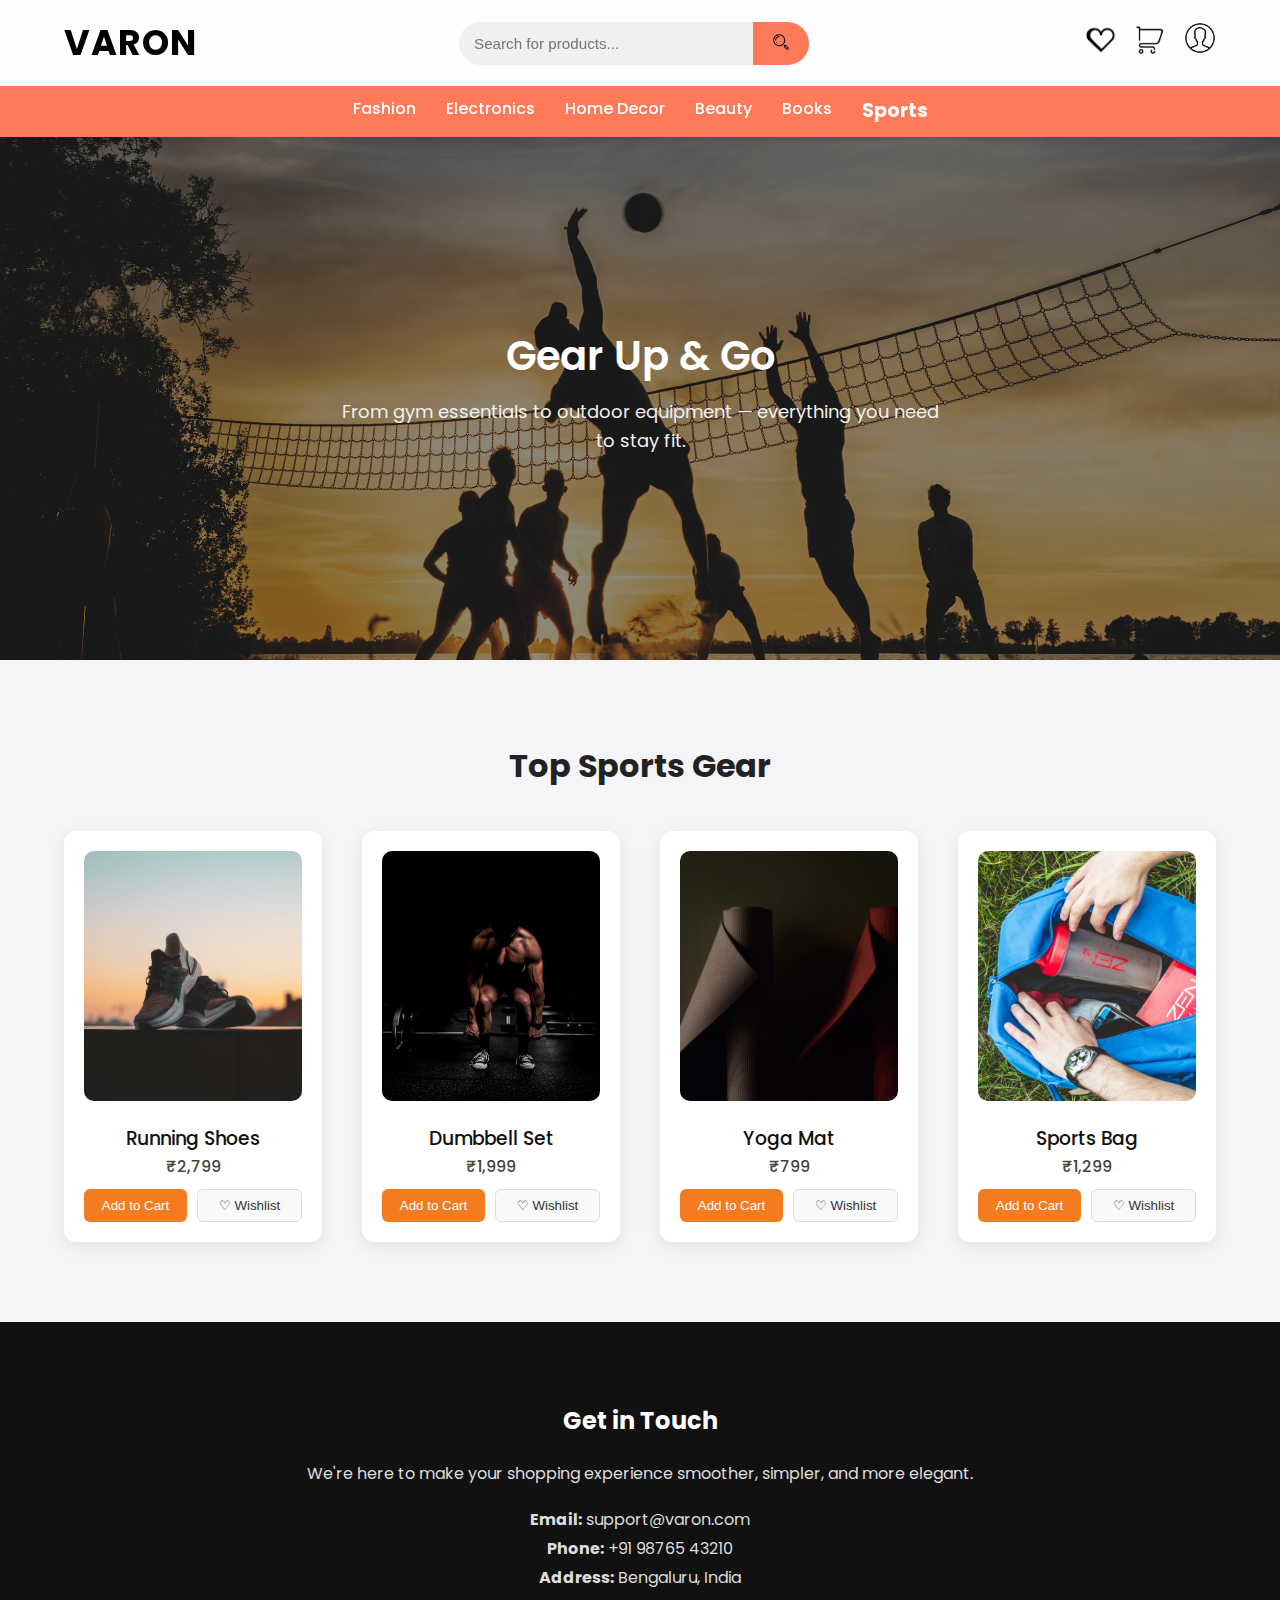
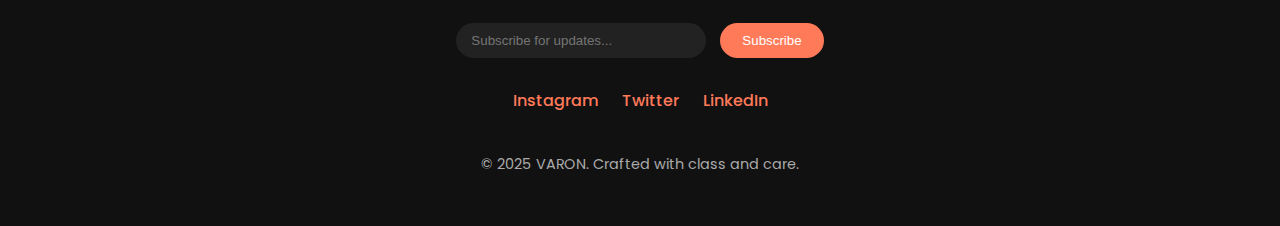
<file: sports.html>
<!DOCTYPE html>
<html lang="en">

<head>
  <meta charset="UTF-8">
  <meta name="viewport" content="width=device-width, initial-scale=1.0">
  <title>Sports | VARON</title>
  <link rel="stylesheet" href="style.css">
  <link href="https://fonts.googleapis.com/css2?family=Poppins:wght@300;400;600&display=swap" rel="stylesheet">
</head>

<body>

  <header class="main-header">
    <div class="container header-content">
      <div class="logo">
        <a href="./index.html">VARON</a>
      </div>
      <form class="search-bar">
        <input type="text" placeholder="Search for products...">
        <button type="submit"><img src="./assets/images/icons/search.png" width="20px" height="20px"></button>
      </form>
      <div class="header-icons">
        <a href="wishlist.html"><img src="./assets/images/icons/heart.png" alt="cart" width="30px" height="30px"></a>
        <a href="cart.html"><img src="./assets/images/icons/cart.png" alt="cart" width="30px" height="30px"></a>
        <a href="profile.html"><img src="./assets/images/icons/profile.png" alt="cart" width="32px" height="32px"></a>
      </div>
    </div>

    <nav class="sub-header">
      <a href="fashion.html">Fashion</a>
      <a href="electronics.html">Electronics</a>
      <a href="decor.html">Home Decor</a>
      <a href="beauty.html">Beauty</a>
      <a href="books.html">Books</a>
      <a href="sports.html" class="active">Sports</a>
    </nav>
  </header>

  <section class="category-hero" style="background-image: url('./assets/images/sports_banner.jpg');">
    <div class="category-hero-text">
      <h1>Gear Up & Go</h1>
      <p>From gym essentials to outdoor equipment — everything you need to stay fit.</p>
    </div>
  </section>

  <section class="product-section container">
    <h2>Top Sports Gear</h2>
    <div class="product-grid">
      <div class="product-card">
        <img src="./assets/images/sports_product1.jpg" alt="">
        <h3>Running Shoes</h3>
        <p>₹2,799</p>
        <div class="product-actions"><button class="btn-cart">Add to Cart</button><button class="btn-wish">♡
            Wishlist</button></div>
      </div>
      <div class="product-card">
        <img src="./assets/images/sports_product2.jpg" alt="">
        <h3>Dumbbell Set</h3>
        <p>₹1,999</p>
        <div class="product-actions"><button class="btn-cart">Add to Cart</button><button class="btn-wish">♡
            Wishlist</button></div>
      </div>
      <div class="product-card">
        <img src="./assets/images/sports_product3.jpg" alt="">
        <h3>Yoga Mat</h3>
        <p>₹799</p>
        <div class="product-actions"><button class="btn-cart">Add to Cart</button><button class="btn-wish">♡
            Wishlist</button></div>
      </div>
      <div class="product-card">
        <img src="./assets/images/sports_product4.jpg" alt="">
        <h3>Sports Bag</h3>
        <p>₹1,299</p>
        <div class="product-actions"><button class="btn-cart">Add to Cart</button><button class="btn-wish">♡
            Wishlist</button></div>
      </div>
    </div>
  </section>

  <footer class="contact">
    <div class="container contact-content">
      <h2>Get in Touch</h2>
      <p>We're here to make your shopping experience smoother, simpler, and more elegant.</p>
      <div class="contact-info">
        <p><strong>Email:</strong> support@varon.com</p>
        <p><strong>Phone:</strong> +91 98765 43210</p>
        <p><strong>Address:</strong> Bengaluru, India</p>
      </div>
      <div class="newsletter">
        <input type="email" placeholder="Subscribe for updates...">
        <button id="subs-btn">Subscribe</button>
      </div>
      <div class="socials">
        <a href="#">Instagram</a>
        <a href="#">Twitter</a>
        <a href="#">LinkedIn</a>
      </div>
      <p class="footer-note">© 2025 VARON. Crafted with class and care.</p>
    </div>
  </footer>

  <script src="script.js"></script>
</body>

</html>
</file>
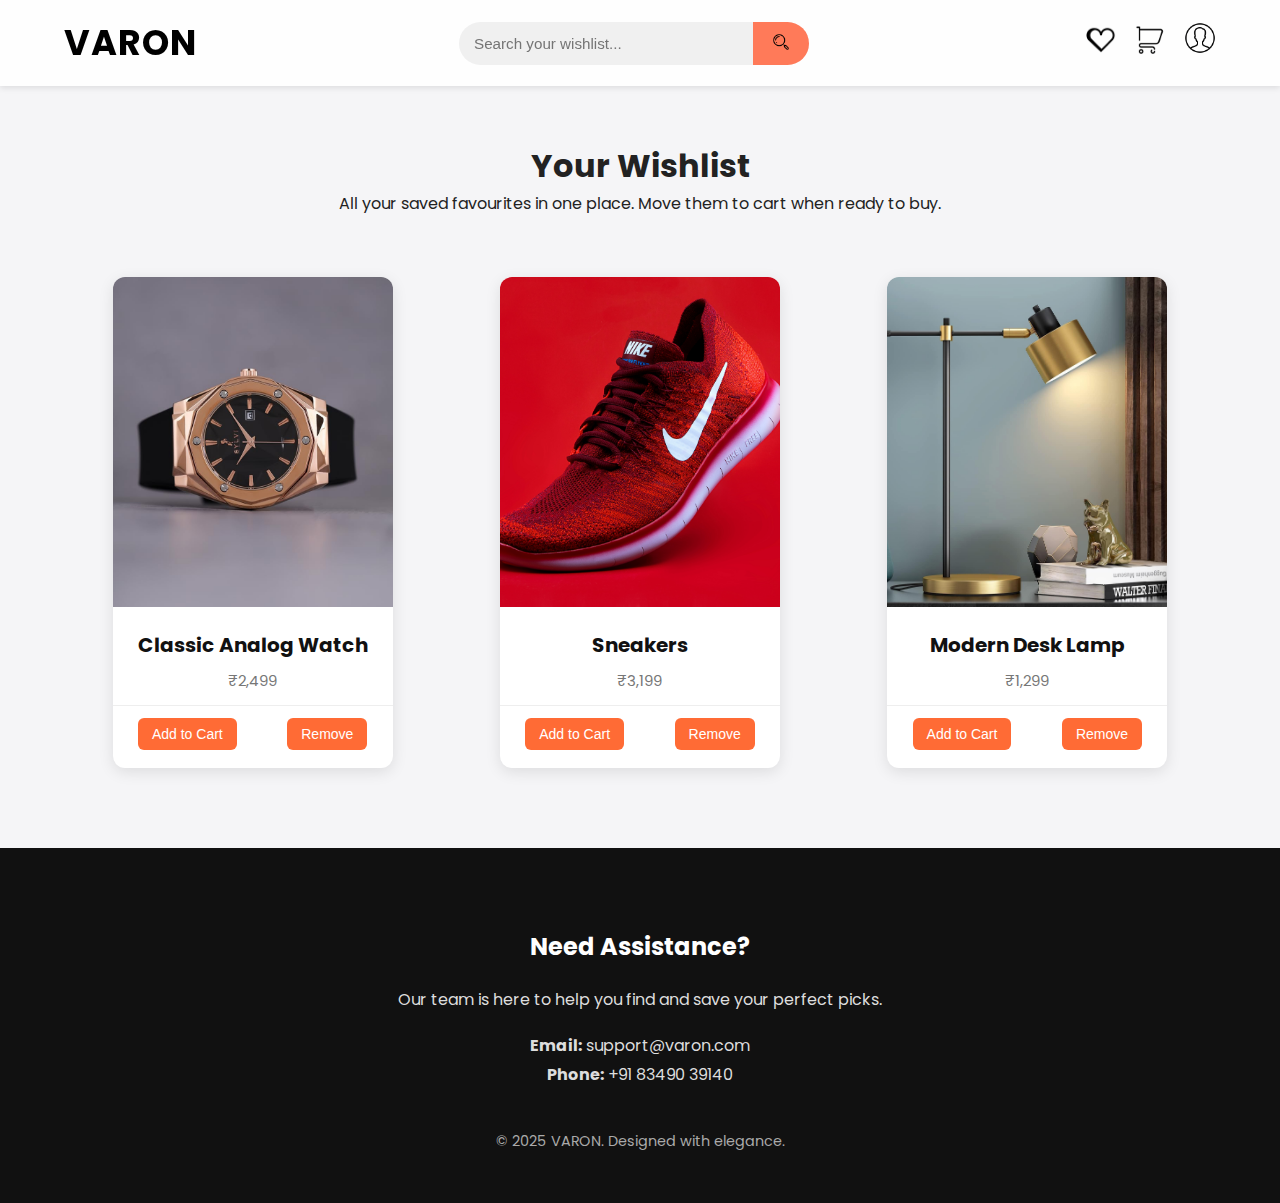
<file: wishlist.html>
<!DOCTYPE html>
<html lang="en">
<head>
  <meta charset="UTF-8" />
  <meta name="viewport" content="width=device-width, initial-scale=1.0" />
  <title>Wishlist | VARON</title>
  <link rel="stylesheet" href="./style.css" />
  <link href="https://fonts.googleapis.com/css2?family=Poppins:wght@300;400;600&display=swap" rel="stylesheet" />
</head>

<body>
  <!-- HEADER -->
  <header class="main-header">
    <div class="container header-content">
      <div class="logo">
        <a href="./index.html">VARON</a>
      </div>

      <form class="search-bar">
        <input type="text" placeholder="Search your wishlist..." />
        <button type="submit"><img src="./assets/images/icons/search.png" width="20px" height="20px"></button>
      </form>

      <div class="header-icons">
        <a href="wishlist.html" class="active"><img src="./assets/images/icons/heart.png" alt="cart" width="30px" height="30px"></a>
        <a href="cart.html"><img src="./assets/images/icons/cart.png" alt="cart" width="30px" height="30px"></a>
        <a href="profile.html"><img src="./assets/images/icons/profile.png" alt="profile" width="32px" height="32px"></a>
      </div>
    </div>
  </header>

  <!-- MAIN CONTENT -->
  <main class="wishlist container">
    <h1>Your Wishlist</h1>
    <p class="wishlist-subtitle">All your saved favourites in one place. Move them to cart when ready to buy.</p>

    <div class="wishlist-grid">
      <!-- CARD 1 -->
      <div class="wishlist-card">
        <img src="./assets/images/wishlist_product1.jpg" alt="Product Image" />
        <div class="wishlist-details">
          <h3>Classic Analog Watch</h3>
          <p class="price">₹2,499</p>
          <div class="wishlist-actions">
            <button class="add-to-cart">Add to Cart</button>
            <button class="remove">Remove</button>
          </div>
        </div>
      </div>

      <!-- CARD 2 -->
      <div class="wishlist-card">
        <img src="./assets/images/wishlist_product2.jpg" alt="Product Image" />
        <div class="wishlist-details">
          <h3>Sneakers</h3>
          <p class="price">₹3,199</p>
          <div class="wishlist-actions">
            <button class="add-to-cart">Add to Cart</button>
            <button class="remove">Remove</button>
          </div>
        </div>
      </div>

      <!-- CARD 3 -->
      <div class="wishlist-card">
        <img src="./assets/images/wishlist_product3.jpg" alt="Product Image" />
        <div class="wishlist-details">
          <h3>Modern Desk Lamp</h3>
          <p class="price">₹1,299</p>
          <div class="wishlist-actions">
            <button class="add-to-cart">Add to Cart</button>
            <button class="remove">Remove</button>
          </div>
        </div>
      </div>
    </div>
  </main>

  <!-- FOOTER -->
  <footer class="contact">
    <div class="container contact-content">
      <h2>Need Assistance?</h2>
      <p>Our team is here to help you find and save your perfect picks.</p>
      <div class="contact-info">
        <p><strong>Email:</strong> support@varon.com</p>
        <p><strong>Phone:</strong> +91 83490 39140</p>
      </div>
      <p class="footer-note">© 2025 VARON. Designed with elegance.</p>
    </div>
  </footer>
</body>
</html>
</file>
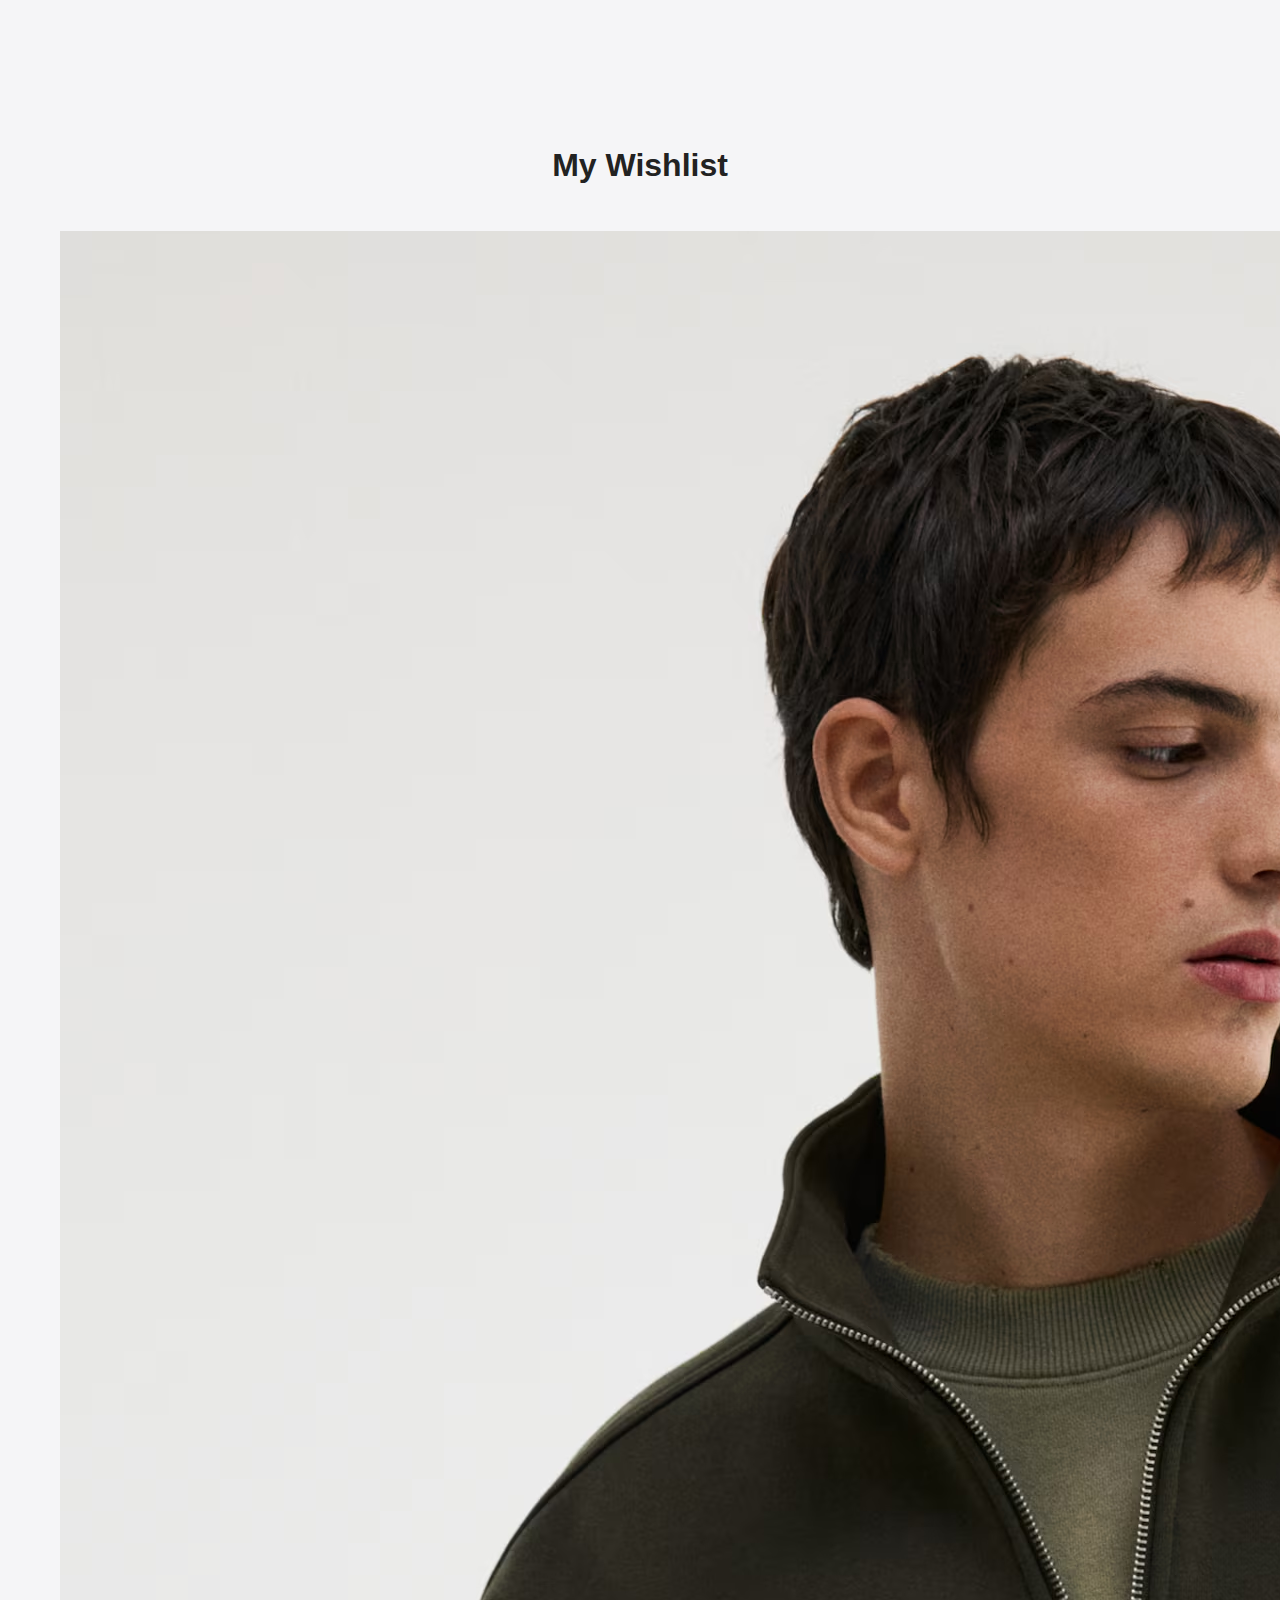
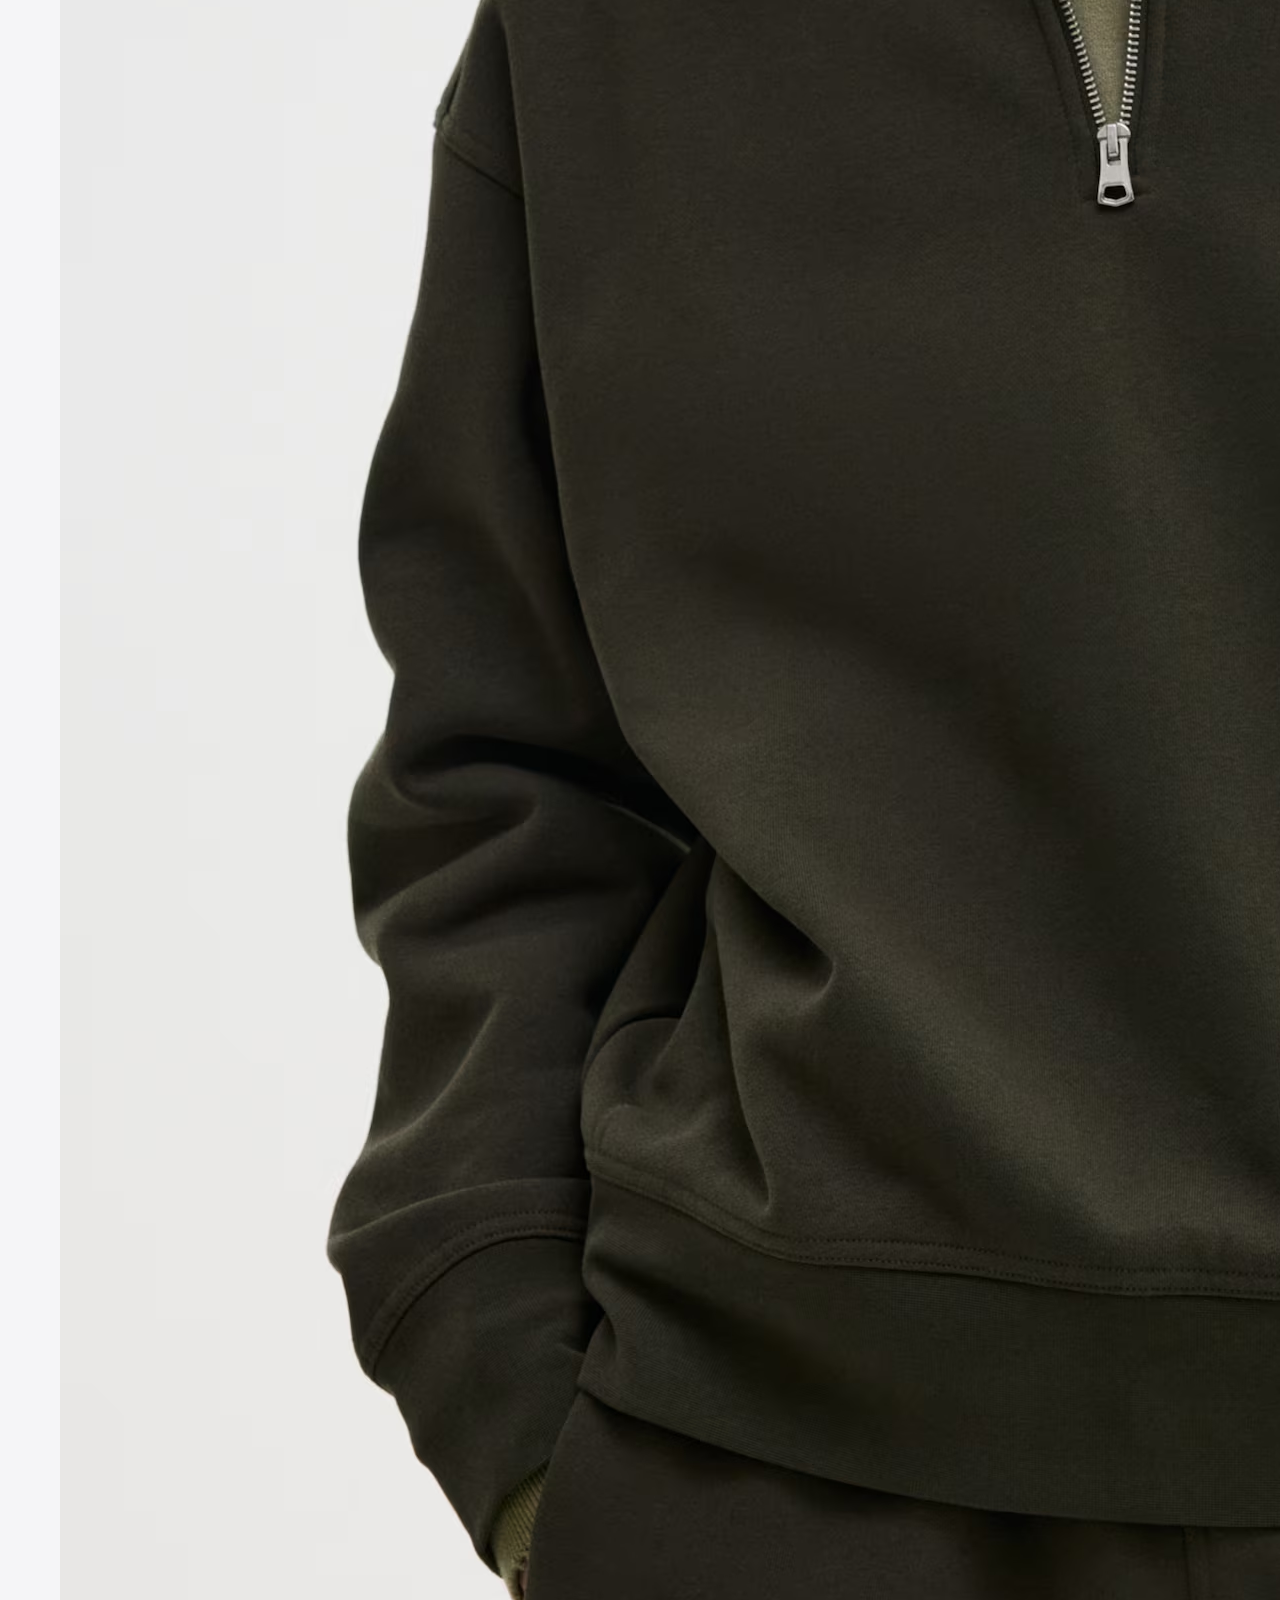
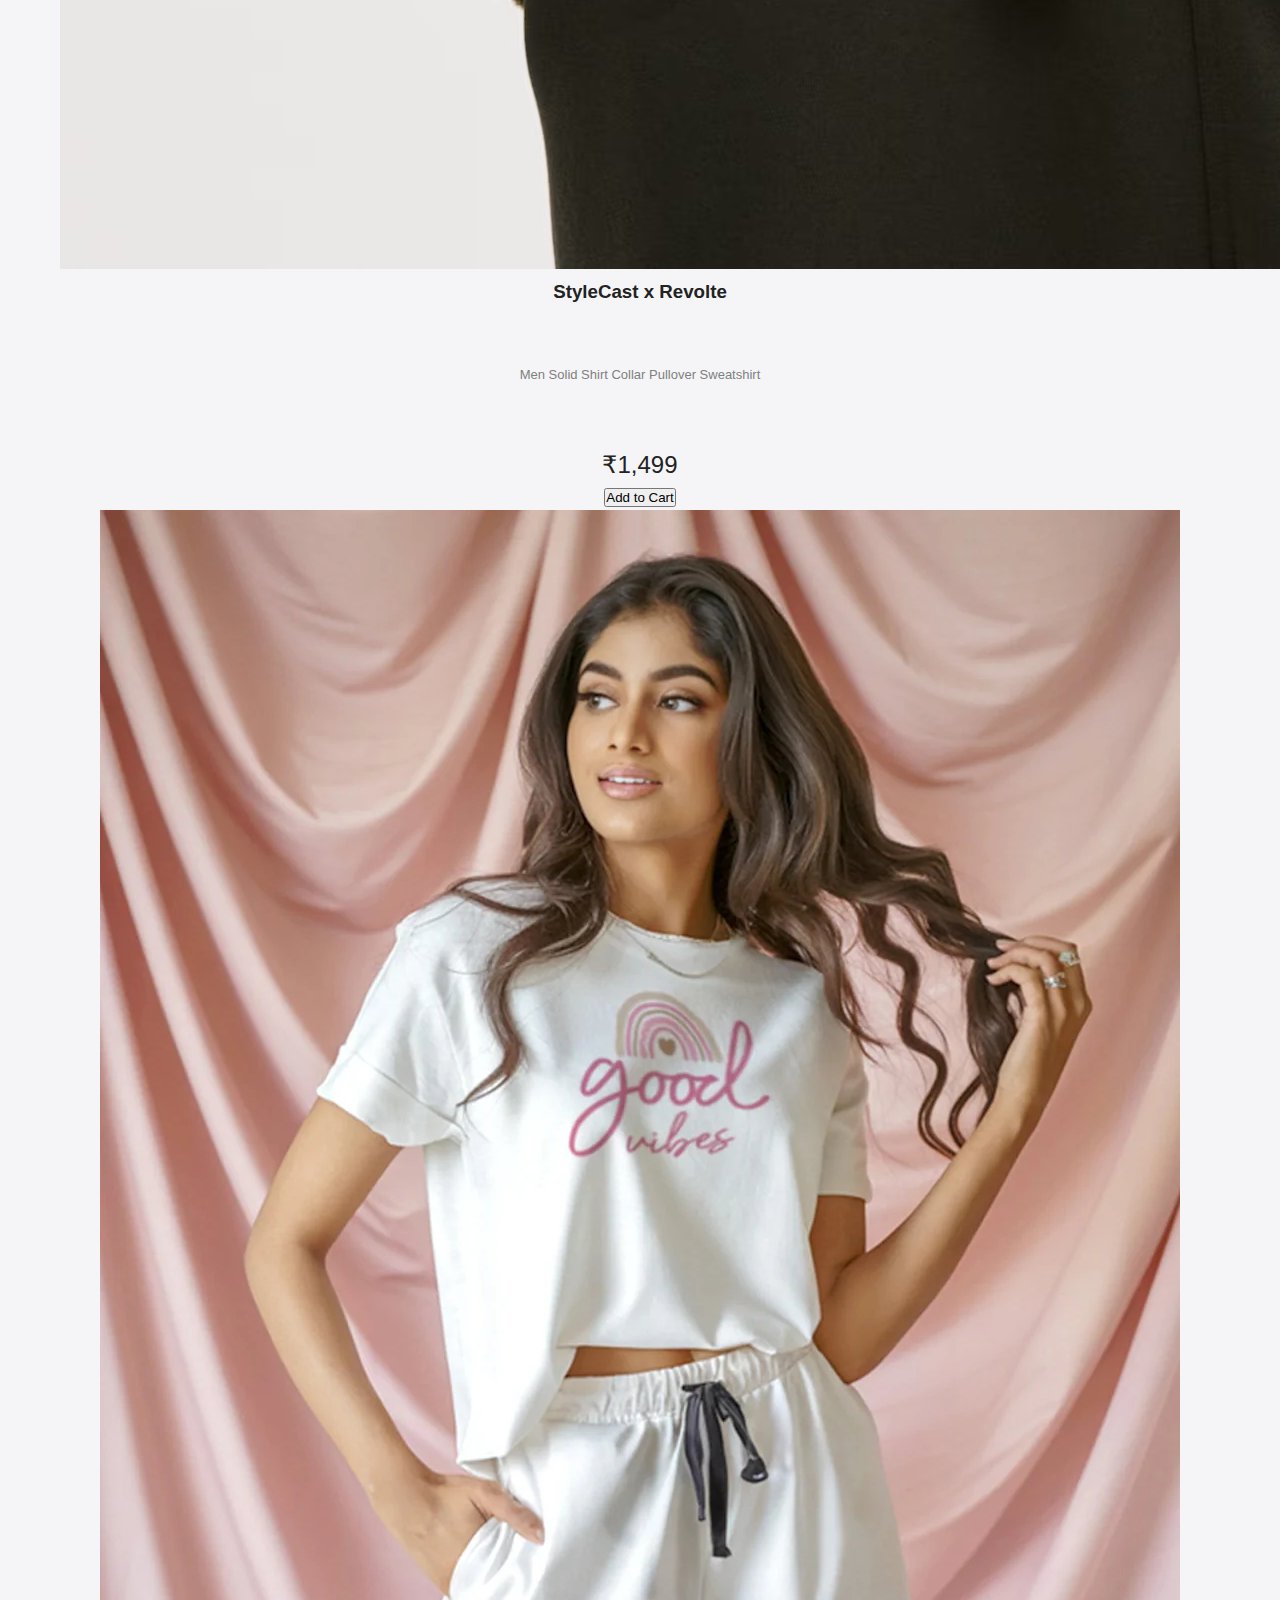
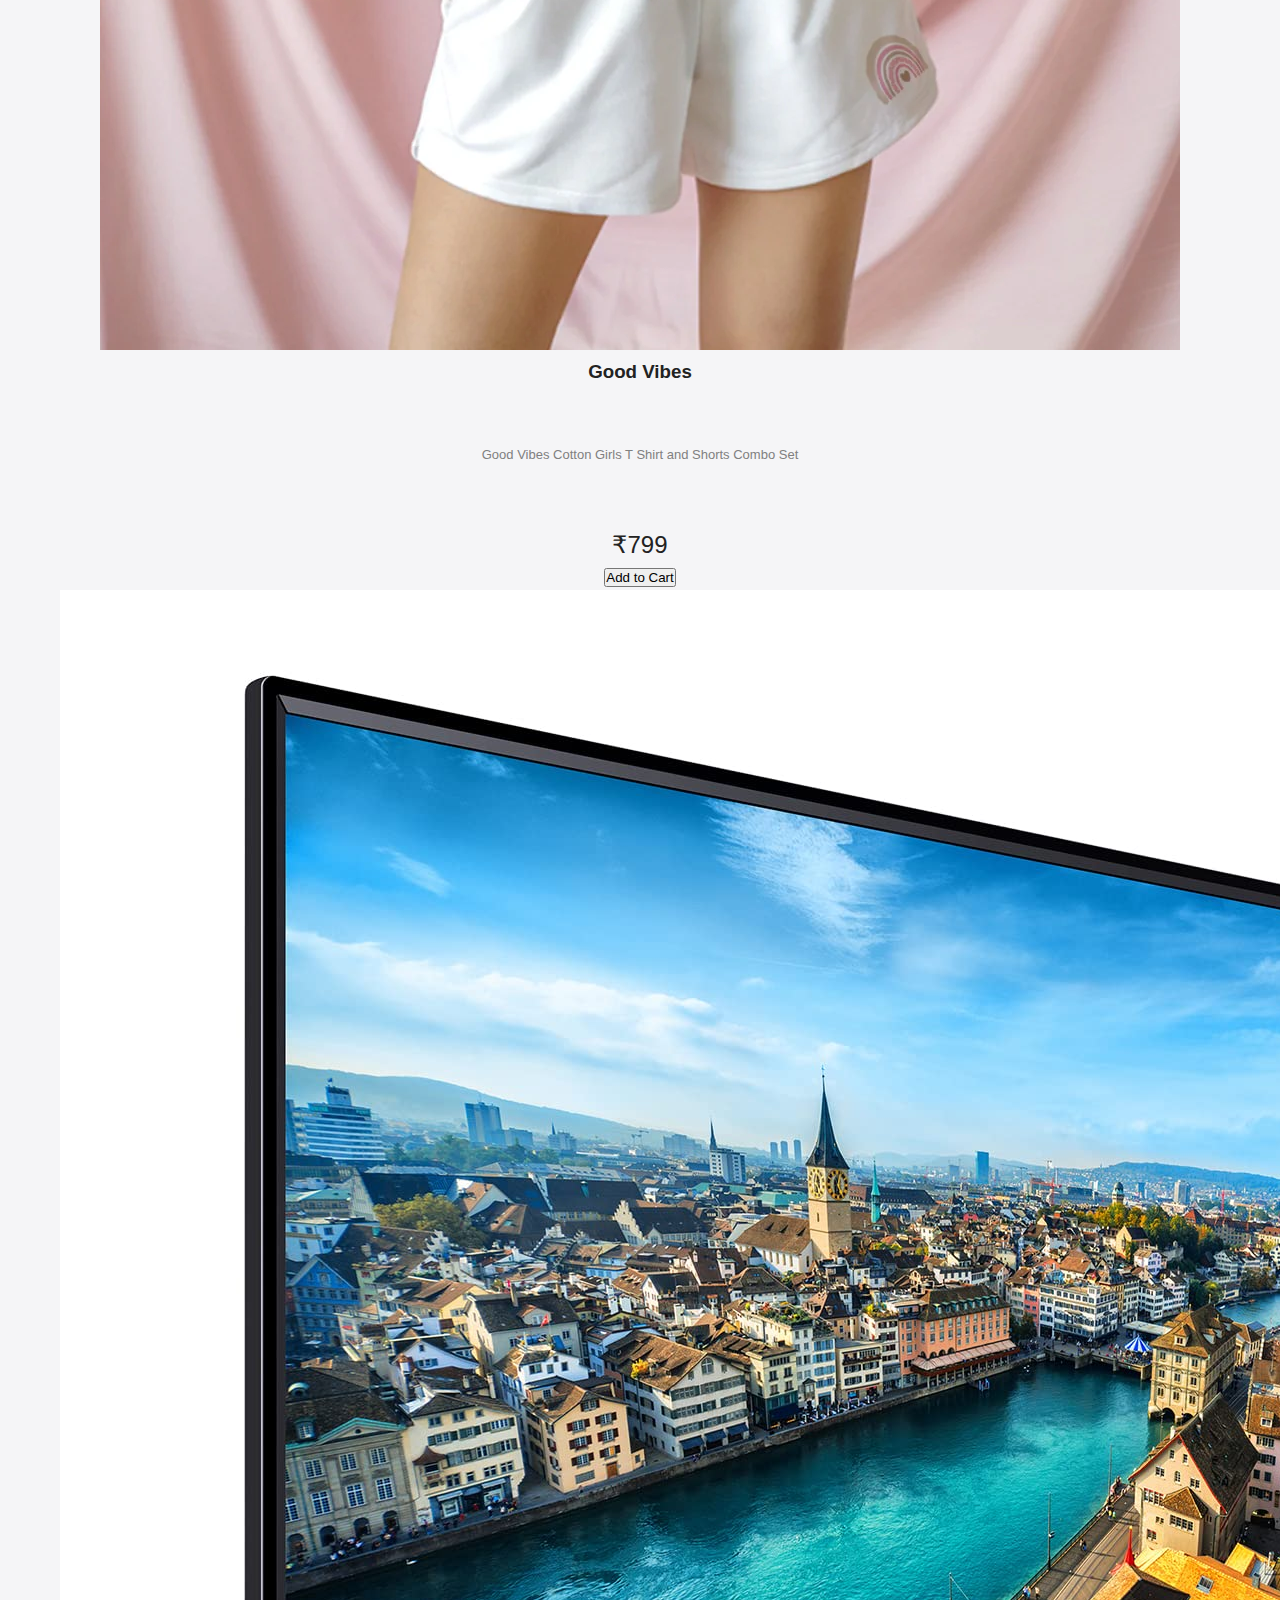
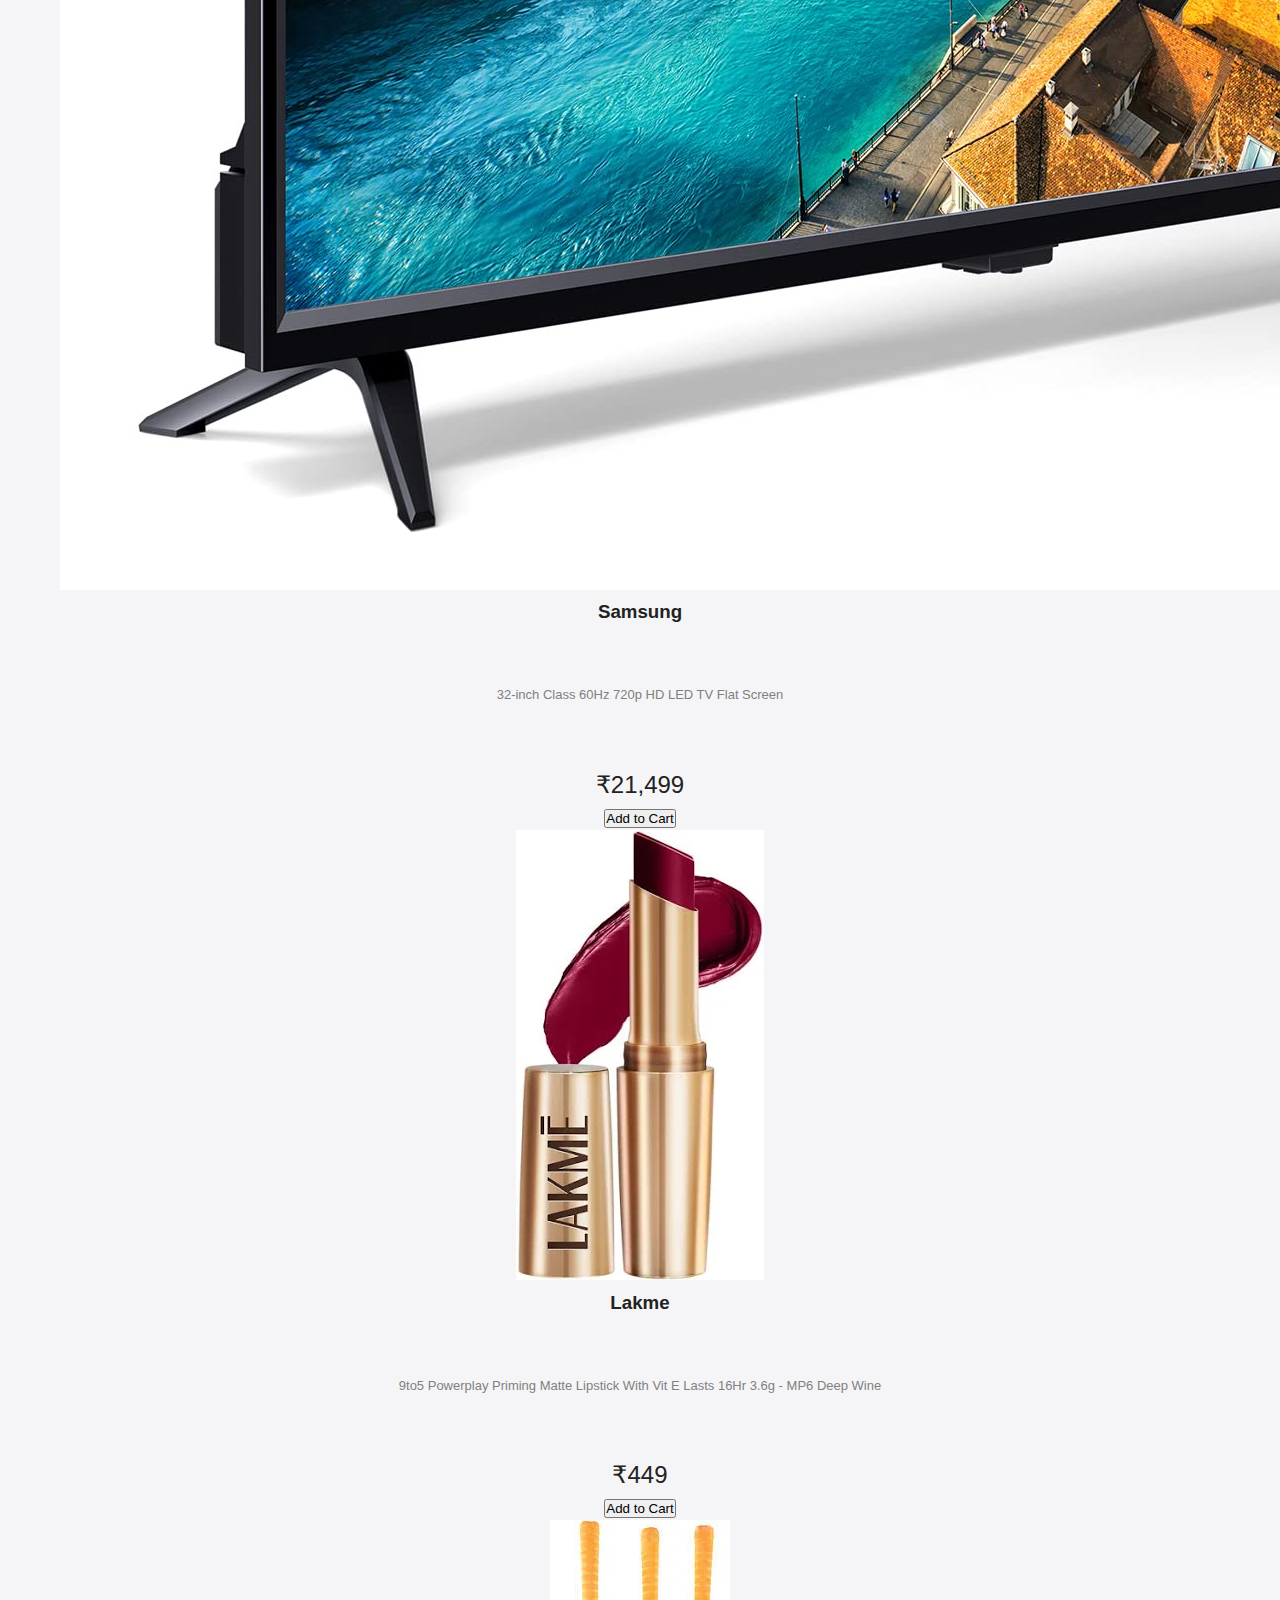
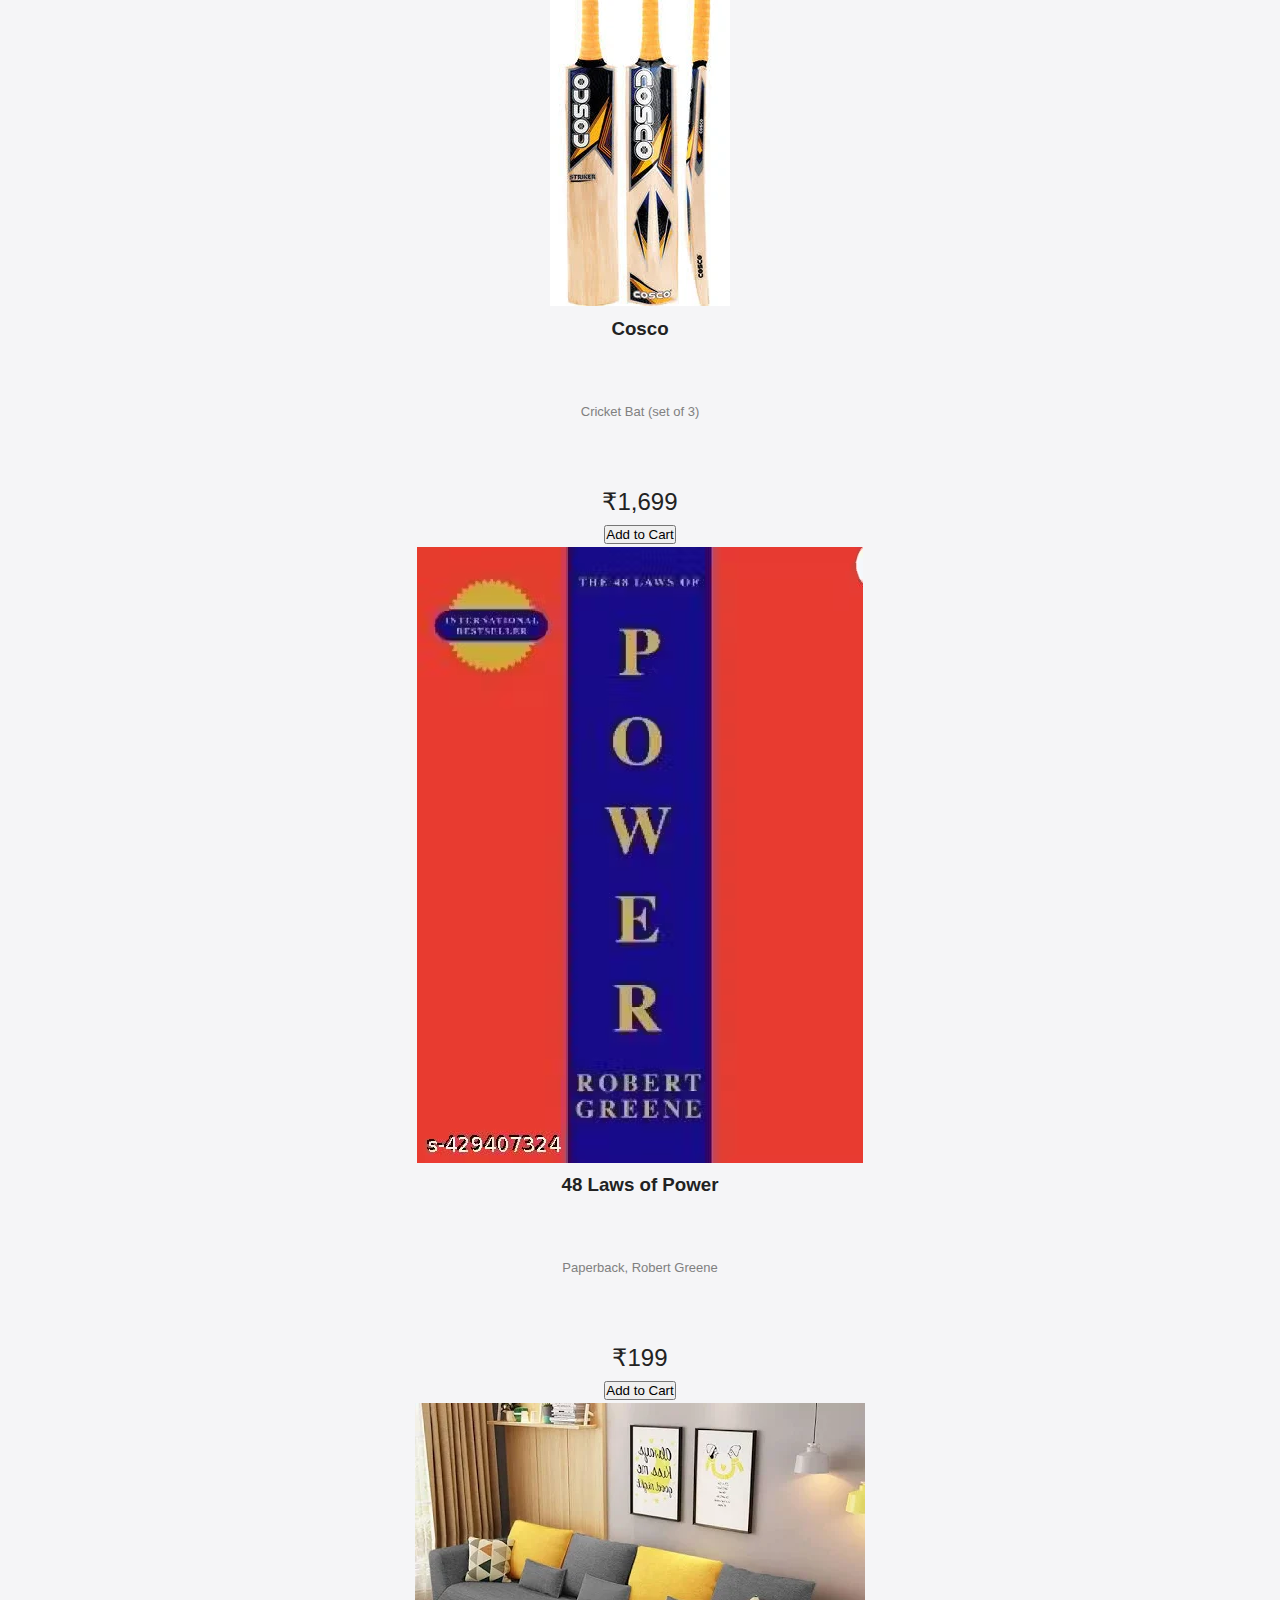
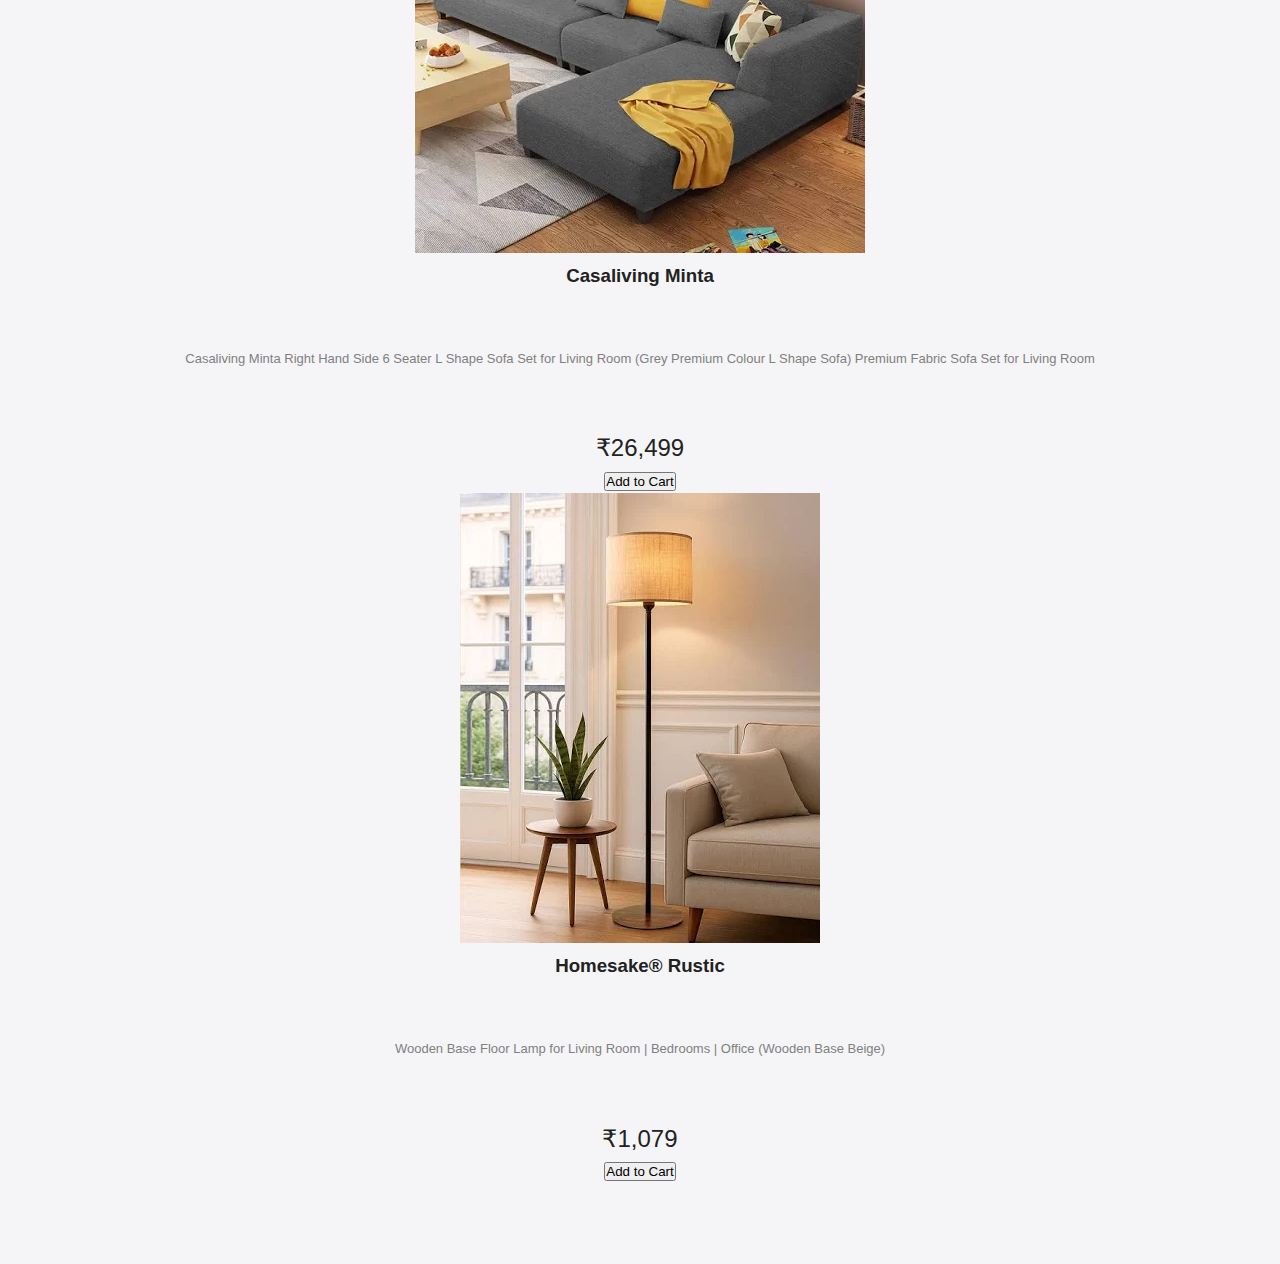
<file: wishlist1.html>
<!DOCTYPE html>
<html lang="en">
<head>
    <meta charset="UTF-8">
    <meta name="viewport" content="width=device-width, initial-scale=1.0">
    <title>My Wishlist</title>
    <link rel="stylesheet" href="./style.css">
</head>
<body>
    <section class="wishlist">
  <h2>My Wishlist </h2>
  <div class="wishlist-container">
    <div class="wishlist-item">
        <a href="#" target="_blank"><img src="assets/images/product_1.jpg" alt="Product Name"></a>
        <h3 style="margin-bottom:5%;">StyleCast x Revolte</h3>
        <p style="color:gray; font-size: small; margin-top: 0%;">Men Solid Shirt Collar Pullover Sweatshirt</p>
        <p style="font-size:x-large;margin-bottom: 0%;">₹1,499</p>
        <button>Add to Cart</button>
    </div>
    <div class="wishlist-item">
        <a href="#" target="_blank"><img src="assets/images/product_2.jpg" alt="Product Name"></a>
        <h3 style="margin-bottom:5%;">Good Vibes</h3>
        <p style="color:gray; font-size: small; margin-top: 0%;">Good Vibes Cotton Girls T Shirt and Shorts Combo Set</p>
        <p style="font-size:x-large;margin-bottom: 0%;">₹799</p>
        <button>Add to Cart</button>
    </div>
    <div class="wishlist-item">
        <a href="#" target="_blank"><img src="assets/images/product_3.jpg" alt="Product Name"></a>
        <div class="wishlist-item-text">
            <h3 style="margin-bottom:5%;">Samsung</h3>
            <p style="color:gray; font-size: small; margin-top: 0%;">32-inch Class 60Hz 720p HD LED TV Flat Screen</p>
            <p style="font-size:x-large;margin-bottom: 0%;">₹21,499</p>
            <button>Add to Cart</button>
        </div>
    </div>
    <div class="wishlist-item">
        <a href="#" target="_blank"><img src="assets/images/product_4.jpg" alt="Product Name"></a>
        <div class="wishlist-item-text">
            <h3 style="margin-bottom:5%;">Lakme</h3>
            <p style="color:gray; font-size: small; margin-top: 0%;">9to5 Powerplay Priming Matte Lipstick With Vit E Lasts 16Hr 3.6g - MP6 Deep Wine</p>
            <p style="font-size:x-large;margin-bottom: 0%;">₹449</p>
            <button>Add to Cart</button>
        </div>
    </div>
        <div class="wishlist-item">
        <a href="#" target="_blank"><img src="assets/images/product_5.jpg" alt="Product Name"></a>
        <div class="wishlist-item-text">
            <h3 style="margin-bottom:5%;">Cosco</h3>
            <p style="color:gray; font-size: small; margin-top: 0%;">Cricket Bat (set of 3)</p>
            <p style="font-size:x-large;margin-bottom: 0%;">₹1,699</p>
            <button>Add to Cart</button>
        </div>
    </div>
        <div class="wishlist-item">
        <a href="#" target="_blank"><img src="assets/images/product_6.jpg" alt="Product Name"></a>
        <div class="wishlist-item-text">
            <h3 style="margin-bottom:5%;">48 Laws of Power</h3>
            <p style="color:gray; font-size: small; margin-top: 0%;">Paperback, Robert Greene</p>
            <p style="font-size:x-large;margin-bottom: 0%;">₹199</p>
            <button>Add to Cart</button>
        </div>
    </div>
        <div class="wishlist-item">
        <a href="#" target="_blank"><img src="assets/images/product_7.jpg" alt="Product Name"></a>
        <div class="wishlist-item-text">
            <h3 style="margin-bottom:5%;">Casaliving Minta</h3>
            <p style="color:gray; font-size: small; margin-top: 0%;">Casaliving Minta Right Hand Side 6 Seater L Shape Sofa Set for Living Room (Grey Premium Colour L Shape Sofa) Premium Fabric Sofa Set for Living Room</p>
            <p style="font-size:x-large;margin-bottom: 0%;">₹26,499</p>
            <button>Add to Cart</button>
        </div>
    </div>
        <div class="wishlist-item">
        <a href="#" target="_blank"><img src="assets/images/product_8.jpg" alt="Product Name"></a>
        <div class="wishlist-item-text">
            <h3 style="margin-bottom:5%;">Homesake® Rustic</h3>
            <p style="color:gray; font-size: small; margin-top: 0%;">Wooden Base Floor Lamp for Living Room | Bedrooms | Office (Wooden Base Beige)</p>
            <p style="font-size:x-large;margin-bottom: 0%;">₹1,079</p>
            <button>Add to Cart</button>
        </div>
    </div>

  </div>
</section>

</body>
</html>
</file>
<file: style.css>
/*GLOBAL STYLES  */
* {
  margin: 0;
  padding: 0;
  box-sizing: border-box;
}

body {
  font-family: 'Poppins', sans-serif;
  background-color: #f5f5f7;
  color: #222;
  line-height: 1.6;
}

.container {
  width: 90%;
  max-width: 1200px;
  margin: auto;
}

/*  HEADER */
.main-header {
  position: fixed;
  top: 0;
  width: 100%;
  background-color: #ffffffd9;
  box-shadow: 0 2px 6px rgba(0, 0, 0, 0.1);
  z-index: 1000;
}

.header-content {
  display: flex;
  justify-content: space-between;
  align-items: center;
  padding: 15px 0;
}

.logo a {
  font-size: 2.2rem;
  font-weight: bold;
  color: black;
  letter-spacing: 1px;
  text-decoration: none;
}

/* Search bar */
.search-bar {
  display: flex;
  align-items: center;
  background: #f0f0f0;
  border-radius: 30px;
  overflow: hidden;
  width: 350px;
  max-width: 90%;
}

.search-bar input {
  border: none;
  outline: none;
  background: transparent;
  padding: 10px 15px;
  flex: 1;
  font-size: 0.95rem;
}

.search-bar button {
  background: #ff7a59;
  color: #fff;
  border: none;
  padding: 10px 18px;
  cursor: pointer;
  transition: 0.3s;
}

.search-bar button:hover {
  background: #e36b00;
}

/* Header icons */
.header-icons a {
  color: #333;
  margin-left: 15px;
  font-size: 1.2rem;
  text-decoration: none;
  transition: 0.3s;
}

.header-icons a:hover {
  color: #e36b00;
}

/*  SUB HEADER  */
.sub-header {
  display: flex;
  justify-content: center;
  background: #ff7a59;
  padding: 10px 0;
}

.sub-header a {
  color: #fff;
  text-decoration: none;
  margin: 0 15px;
  font-weight: 500;
  transition: 0.3s;
}

.sub-header a:hover {
  color: #ddd;
  font-weight: bold;
  text-decoration: none;
}

/* -------------------- HERO SECTION -------------------- */
.hero {
  height: 90vh;
  background: url('./assets/images/hero.jpg') center/cover no-repeat;
  position: relative;
  margin-top: 120px;
}

.hero-overlay {
  width: 100%;
  height: 100%;
  background: rgba(0, 0, 0, 0.45);
  display: flex;
  justify-content: center;
  align-items: center;
}

.hero-text {
  color: #fff;
  text-align: center;
  max-width: 600px;
}

.hero-text h1 {
  font-size: 2.8rem;
  font-weight: 600;
  margin-bottom: 1rem;
}

.hero-text p {
  font-size: 1.1rem;
  margin-bottom: 1.5rem;
}

.hero-text .cta {
  display: inline-block;
  padding: 12px 28px;
  background: #ff7a59;
  color: #fff;
  border-radius: 25px;
  font-weight: 500;
  text-decoration: none;
  transition: 0.3s;
}

.hero-text .cta:hover {
  background: #e36b00;
}

/* -------------------- FEATURED PRODUCTS -------------------- */
.featured {
  text-align: center;
  margin: 80px auto;
}

.featured h2 {
  font-size: 1.8rem;
  color: #222;
  margin-bottom: 40px;
}

.featured-grid {
  display: grid;
  grid-template-columns: repeat(3, 1fr);
  gap: 70px;
}

.featured-card {
  background: #fff;
  border-radius: 12px;
  box-shadow: 0 3px 8px rgba(0, 0, 0, 0.1);
  padding: 20px;
  transition: 0.3s;
}

.featured-card img {
  width: 100%;
  height: 200px;
  border-radius: 10px;
  object-fit: cover;
  margin-bottom: 15px;
}

.featured-card:hover {
  transform: translateY(-5px);
  box-shadow: 0 6px 14px rgba(0, 0, 0, 0.15);
}

.featured-card button {
  background: #ff7b00;
  color: #fff;
  border: none;
  padding: 10px 22px;
  border-radius: 20px;
  cursor: pointer;
  margin-top: 10px;
  transition: 0.3s;
}

.featured-card button:hover {
  background: #e36b00;
}

/* -------------------- CATEGORIES -------------------- */
.categories {
  text-align: center;
  margin: 80px auto;
}

.categories h2 {
  font-size: 1.8rem;
  color: #222;
  margin-bottom: 40px;
}

.category-grid {
  display: grid;
  grid-template-columns: repeat(3, 1fr);
  gap: 70px;
}

.category-card {
  background: #fff;
  border-radius: 12px;
  box-shadow: 0 3px 8px rgba(0, 0, 0, 0.1);
  padding: 20px;
  transition: 0.3s;
}

.category-card img {
  width: 100%;
  height: 200px;
  border-radius: 10px;
  object-fit: cover;
  margin-bottom: 15px;
}

.category-card:hover {
  transform: translateY(-5px);
  box-shadow: 0 6px 14px rgba(0, 0, 0, 0.15);
}

.category-card h3 {
  font-size: 1.1rem;
  margin-bottom: 10px;
}

.category-card a {
  text-decoration: none;
  color: #fff;
  background: #ff7a59;
  padding: 8px 18px;
  border-radius: 20px;
  display: inline-block;
  transition: 0.3s;
}

.category-card a:hover {
  background: #e36b00;
}

/* -------------------- CUSTOMER REVIEWS -------------------- */
.reviews {
  background: #f7f7f7;
  padding: 80px 0;
  text-align: center;
}

.reviews h2 {
  font-size: 1.8rem;
  margin-bottom: 30px;
  color: #222;
}

.review-grid {
  display: grid;
  grid-template-columns: repeat(auto-fit, minmax(250px, 1fr));
  gap: 25px;
  max-width: 1000px;
  margin: 0 auto;
}

.review-card {
  background: #fff;
  border-radius: 10px;
  padding: 25px;
  box-shadow: 0 3px 8px rgba(0, 0, 0, 0.1);
  font-style: italic;
}

.review-card h4 {
  margin-top: 15px;
  font-style: normal;
  color: #444;
}

/* -------------------- FOOTER -------------------- */
footer.contact {
  background: #111;
  color: #ddd;
  padding: 80px 0 50px;
  text-align: center;
}

footer h2 {
  color: #fff;
  margin-bottom: 20px;
}

footer .contact-info {
  margin: 20px 0;
  line-height: 1.8;
}

footer .newsletter {
  margin: 30px 0;
}

footer .newsletter input {
  padding: 10px 15px;
  border: none;
  border-radius: 25px;
  background: #222;
  color: #fff;
  width: 250px;
  margin-right: 10px;
  outline: none;
}

footer .newsletter button {
  background: #ff7a59;
  color: #fff;
  border: none;
  padding: 10px 22px;
  border-radius: 25px;
  cursor: pointer;
  transition: 0.3s;
}

footer .newsletter button:hover {
  background: #e36b00;
}

footer .socials {
  margin-top: 30px;
}

footer .socials a {
  color: #ff7a59;
  margin: 0 10px;
  text-decoration: none;
  font-weight: 500;
}

footer .socials a:hover {
  color: #fff;
}

.footer-note {
  margin-top: 40px;
  font-size: 0.9rem;
  color: #aaa;
}

/* RESPONSIVE  */
@media (max-width: 768px) {
  .header-content {
    flex-direction: column;
  }

  .search-bar {
    width: 100%;
    margin: 10px 0;
  }

  .hero-text h1 {
    font-size: 2rem;
  }

  .featured-grid,
  .category-grid,
  .review-grid {
    grid-template-columns: 1fr;
  }

  .sub-header a {
    margin: 0 8px;
  }
}


/* ========================= WISHLIST PAGE STYLES */

.wishlist {
  max-width: 1200px;
  margin: 140px auto 80px;
  padding: 0 20px;
  text-align: center;
}

.wishlist h2 {
  font-size: 32px;
  color: #222;
  margin-bottom: 40px;
}

.wishlist p {
  margin-bottom: 60px;
}

.wishlist-grid {
  display: grid;
  grid-template-columns: repeat(auto-fit, minmax(280px, 1fr));
  gap: 50px;
  justify-items: center;
}

.wishlist-card {
  background: #fff;
  border-radius: 12px;
  overflow: hidden;
  box-shadow: 0 4px 15px rgba(0, 0, 0, 0.1);
  width: 280px;
  transition: transform 0.3s ease, box-shadow 0.3s ease;
}

.wishlist-card:hover {
  transform: translateY(-6px);
  box-shadow: 0 6px 25px rgba(0, 0, 0, 0.15);
}

.wishlist-card img {
  width: 100%;
  height: 330px;
  object-fit: cover;
}

.wishlist-card h3 {
  font-size: 20px;
  color: #111;
  margin: 15px 0 8px;
}

.wishlist-card p {
  color: #777;
  font-size: 15px;
  margin-bottom: 12px;
}

.wishlist-actions {
  display: flex;
  justify-content: space-around;
  align-items: center;
  padding: 12px 0 18px;
  border-top: 1px solid #eee;
}

.wishlist-actions button {
  background-color: #ff6b35;
  color: white;
  border: none;
  padding: 8px 14px;
  border-radius: 6px;
  cursor: pointer;
  font-size: 14px;
  transition: background 0.3s ease;
}

.wishlist-actions button:hover {
  background-color: #e85a2a;
}

.wishlist-actions .remove-btn {
  background-color: transparent;
  color: #ff6b35;
  border: 1px solid #ff6b35;
}

.wishlist-actions .remove-btn:hover {
  background-color: #ff6b35;
  color: white;
}

/* Empty Wishlist Message */
.empty-wishlist {
  text-align: center;
  padding: 100px 20px;
}

.empty-wishlist p {
  font-size: 18px;
  color: #555;
  margin-bottom: 20px;
}

.empty-wishlist a {
  display: inline-block;
  background-color: #ff6b35;
  color: #fff;
  padding: 10px 20px;
  border-radius: 25px;
  text-decoration: none;
  transition: background 0.3s ease;
}

.empty-wishlist a:hover {
  background-color: #e85a2a;
}

/* Responsive */
@media (max-width: 768px) {
  .wishlist h2 {
    font-size: 26px;
  }

  .wishlist-card {
    width: 90%;
  }

  .wishlist-card img {
    height: 260px;
  }
}

/* CART PAGE STYLES */

.cart {
  max-width: 1200px;
  margin: 140px auto 80px;
  padding: 0 20px;
}

.cart h2 {
  text-align: center;
  font-size: 32px;
  color: #222;
  margin-bottom: 40px;
}

/* CART TABLE */
.cart-table {
  width: 100%;
  border-collapse: collapse;
  background: #fff;
  box-shadow: 0 4px 15px rgba(0, 0, 0, 0.1);
  border-radius: 10px;
  overflow: hidden;
}

.cart-table th,
.cart-table td {
  padding: 18px 15px;
  text-align: center;
}

.cart-table th {
  background-color: #fff8f4;
  color: #111;
  font-weight: 600;
  font-size: 15px;
  border-bottom: 2px solid #eee;
}

.cart-table td {
  border-bottom: 1px solid #f2f2f2;
  font-size: 15px;
  color: #444;
}

.cart-table img {
  width: 90px;
  height: 90px;
  border-radius: 8px;
  object-fit: cover;
}

.cart-qty {
  display: flex;
  justify-content: center;
  align-items: center;
  gap: 8px;
}

.cart-qty button {
  background-color: #ff6b35;
  color: white;
  border: none;
  width: 26px;
  height: 26px;
  border-radius: 50%;
  font-size: 16px;
  cursor: pointer;
  transition: background 0.3s ease;
}

.cart-qty button:hover {
  background-color: #e85a2a;
}

.cart-qty input {
  width: 45px;
  text-align: center;
  border: 1px solid #ccc;
  border-radius: 4px;
  padding: 5px;
  font-size: 15px;
}

/* REMOVE BUTTON */
.remove-item {
  color: #ff6b35;
  font-weight: 500;
  cursor: pointer;
  transition: color 0.3s ease;
}

.remove-item:hover {
  color: gray;
}

/* CART TOTAL SECTION */
.cart-total {
  background-color: #fff;
  margin-top: 40px;
  padding: 30px;
  border-radius: 10px;
  box-shadow: 0 3px 10px rgba(0, 0, 0, 0.1);
  text-align: center;
}

.cart-total h3 {
  font-size: 22px;
  margin-bottom: 20px;
  color: #111;
}

.cart-total p {
  font-size: 16px;
  color: #333;
  margin: 6px 0;
}

.cart-total button {
  margin-top: 20px;
  background-color: #ff6b35;
  color: white;
  border: none;
  padding: 12px 24px;
  border-radius: 6px;
  font-size: 16px;
  cursor: pointer;
  transition: background 0.3s ease;
}

.cart-total button:hover {
  background-color: #e85a2a;
}

/* EMPTY CART */
.empty-cart {
  text-align: center;
  padding: 100px 20px;
}

.empty-cart img {
  width: 160px;
  margin-bottom: 20px;
  opacity: 0.8;
}

.empty-cart p {
  font-size: 18px;
  color: #555;
  margin-bottom: 20px;
}

.empty-cart a {
  display: inline-block;
  background-color: #ff6b35;
  color: #fff;
  padding: 10px 20px;
  border-radius: 25px;
  text-decoration: none;
  transition: background 0.3s ease;
}

.empty-cart a:hover {
  background-color: #e85a2a;
}

/* RESPONSIVE */
@media (max-width: 768px) {
  .cart h2 {
    font-size: 26px;
  }

  .cart-table th,
  .cart-table td {
    font-size: 13px;
    padding: 12px 8px;
  }

  .cart-table img {
    width: 60px;
    height: 60px;
  }

  .cart-total {
    text-align: center;
  }
}

/* PROFILE PAGE */
.profile {
  margin-top: 160px;
  padding: 60px 20px;
  background: #faf7f4;
  color: #222;
  font-family: 'Poppins', sans-serif;
}

.profile-container {
  display: flex;
  justify-content: center;
  align-items: flex-start;
  gap: 40px;
  max-width: 1100px;
  margin: 0 auto;
}

.profile-sidebar {
  background: #fff;
  border-radius: 16px;
  box-shadow: 0 4px 20px rgba(0, 0, 0, 0.08);
  padding: 30px 20px;
  text-align: center;
  width: 280px;
}

.profile-sidebar img.profile-avatar {
  width: 120px;
  height: 120px;
  border-radius: 50%;
  object-fit: cover;
  margin-bottom: 15px;
  border: 3px solid #f47c20;
}

.profile-sidebar h3 {
  font-weight: 600;
  color: #222;
}

.profile-sidebar p {
  font-size: 0.9rem;
  color: #666;
  margin-bottom: 20px;
}

.profile-sidebar button {
  padding: 10px 20px;
  background: #f47c20;
  color: #fff;
  border: none;
  border-radius: 8px;
  cursor: pointer;
  font-weight: 500;
  transition: all 0.3s ease;
}

.profile-sidebar button:hover {
  background: #d96b17;
}

.profile-details {
  background: #fff;
  flex: 1;
  border-radius: 16px;
  box-shadow: 0 4px 20px rgba(0, 0, 0, 0.08);
  padding: 30px;
}

.profile-details h2 {
  color: #222;
  margin-bottom: 15px;
}

.profile-info p {
  font-size: 0.95rem;
  color: #444;
  margin: 8px 0;
}

.order-history {
  margin-top: 25px;
}

.order-card {
  background: #fafafa;
  border: 1px solid #eee;
  border-radius: 12px;
  padding: 20px;
  margin-bottom: 15px;
}

.order-card p {
  margin: 5px 0;
}

.order-btn {
  margin-top: 10px;
  padding: 8px 16px;
  border: none;
  background: #f47c20;
  color: #fff;
  border-radius: 6px;
  cursor: pointer;
  font-size: 0.9rem;
}

.order-btn:hover {
  background: #d96b17;
}

.account-actions {
  display: flex;
  justify-content: flex-end;
  gap: 15px;
  margin-top: 25px;
}

.logout-btn,
.delete-btn {
  padding: 10px 20px;
  border: none;
  border-radius: 8px;
  cursor: pointer;
  font-weight: 500;
}

.logout-btn {
  background: #222;
  color: #fff;
}

.logout-btn:hover {
  background: #444;
}

.delete-btn {
  background: #f5f5f5;
  color: #d33;
  border: 1px solid #ddd;
}

.delete-btn:hover {
  background: #ffe9e9;
}

@media (max-width: 900px) {
  .profile-container {
    flex-direction: column;
    align-items: center;
  }

  .profile-sidebar {
    width: 100%;
    max-width: 400px;
  }

  .profile-details {
    width: 100%;
  }
}

/* CATEGORY PAGE (FASHION, ELECTRONICS, ETC.) */
.category-hero {
  margin-top: 120px;
  height: 60vh;
  background-size: cover;
  background-position: center;
  display: flex;
  align-items: center;
  justify-content: center;
  position: relative;
  text-align: center;
  color: white;
}

.category-hero::before {
  content: "";
  position: absolute;
  top: 0;
  left: 0;
  width: 100%;
  height: 100%;
  background: rgba(0, 0, 0, 0.45);
}

.category-hero-text {
  position: relative;
  z-index: 1;
  max-width: 600px;
}

.category-hero-text h1 {
  font-size: 40px;
  margin-bottom: 10px;
  font-weight: 600;
}

.category-hero-text p {
  font-size: 18px;
  color: #f1f1f1;
}

/* PRODUCTS */
.product-section {
  margin: 80px auto;
  text-align: center;
}

.product-section h2 {
  font-size: 32px;
  margin-bottom: 40px;
  color: #222;
}

.product-grid {
  display: grid;
  /* grid-template-columns: repeat(auto-fit, minmax(250px, 1fr)); */
  grid-template-columns: 1fr 1fr 1fr 1fr;
  gap: 40px;
}

.product-card {
  background: #fff;
  border-radius: 12px;
  box-shadow: 0 4px 16px rgba(0, 0, 0, 0.08);
  padding: 20px;
  transition: all 0.3s ease;
}

.product-card:hover {
  transform: translateY(-6px);
  box-shadow: 0 6px 18px rgba(0, 0, 0, 0.12);
}

.product-card img {
  width: 100%;
  height: 250px;
  object-fit: cover;
  border-radius: 10px;
  margin-bottom: 15px;
}

.product-card h3 {
  font-weight: 500;
  color: #111;
}

.product-card p {
  color: #444;
  font-weight: 500;
  margin-bottom: 10px;
}

.product-actions {
  display: flex;
  justify-content: space-between;
  gap: 10px;
}

.btn-cart,
.btn-wish {
  flex: 1;
  border: none;
  padding: 8px 10px;
  border-radius: 6px;
  cursor: pointer;
  transition: all 0.3s ease;
}

.btn-cart {
  background: #f47c20;
  color: white;
}

.btn-cart:hover {
  background: #d96b17;
}

.btn-wish {
  background: #f9f9f9;
  color: #333;
  border: 1px solid #ddd;
}

.btn-wish:hover {
  background: #ffece0;
  border-color: #f47c20;
  color: #f47c20;
}

.sub-header a.active {
  font-size: larger;
  font-weight: bold;
}

/* DARK MODE */
.dark-mode {
  background-color: #1a1a1a;
  color: #e0e0e0;
}

.dark-mode .main-header {
  background-color: #222;
  box-shadow: 0 2px 6px rgba(255, 255, 255, 0.1);
}

.dark-mode .logo a {
  color: #fff;
}

.dark-mode .header-icons a {
  color: #ddd;
}

.dark-mode .header-icons a:hover {
  color: #ff7a59;
}

.dark-mode .search-bar {
  background: #333;
}

.dark-mode .search-bar input {
  color: #fff;
}

.dark-mode .category-card,
.dark-mode .featured-card,
.dark-mode .wishlist-card,
.dark-mode .product-card,
.dark-mode .review-card,
.dark-mode .profile-sidebar,
.dark-mode .profile-details,
.dark-mode .cart-table,
.dark-mode .cart-total {
  background: #2a2a2a;
  color: #e0e0e0;
  box-shadow: 0 3px 8px rgba(255, 255, 255, 0.05);
}

.dark-mode .category-card h3,
.dark-mode .featured-card h3,
.dark-mode .product-card h3,
.dark-mode .wishlist-card h3,
.dark-mode .review-card h4,
.dark-mode .profile-sidebar h3,
.dark-mode .profile-details h2,
.dark-mode .cart-total h3,
.dark-mode .wishlist h2,
.dark-mode .cart h2,
.dark-mode .featured h2,
.dark-mode .categories h2,
.dark-mode .reviews h2 {
  color: #fff;
}

.dark-mode .reviews {
  background: #222;
}

.dark-mode .cart-table th {
  background-color: #333;
  color: #fff;
  border-bottom: 2px solid #444;
}

.dark-mode .cart-table td {
  border-bottom: 1px solid #444;
  color: #ccc;
}

.dark-mode .cart-qty input {
  background: #444;
  color: #fff;
  border: 1px solid #555;
}

.dark-mode .profile {
  background: #1a1a1a;
}

.dark-mode .wishlist-actions {
  border-top: 1px solid #444;
}

.dark-mode footer.contact {
  background: #000;
}
</file>
